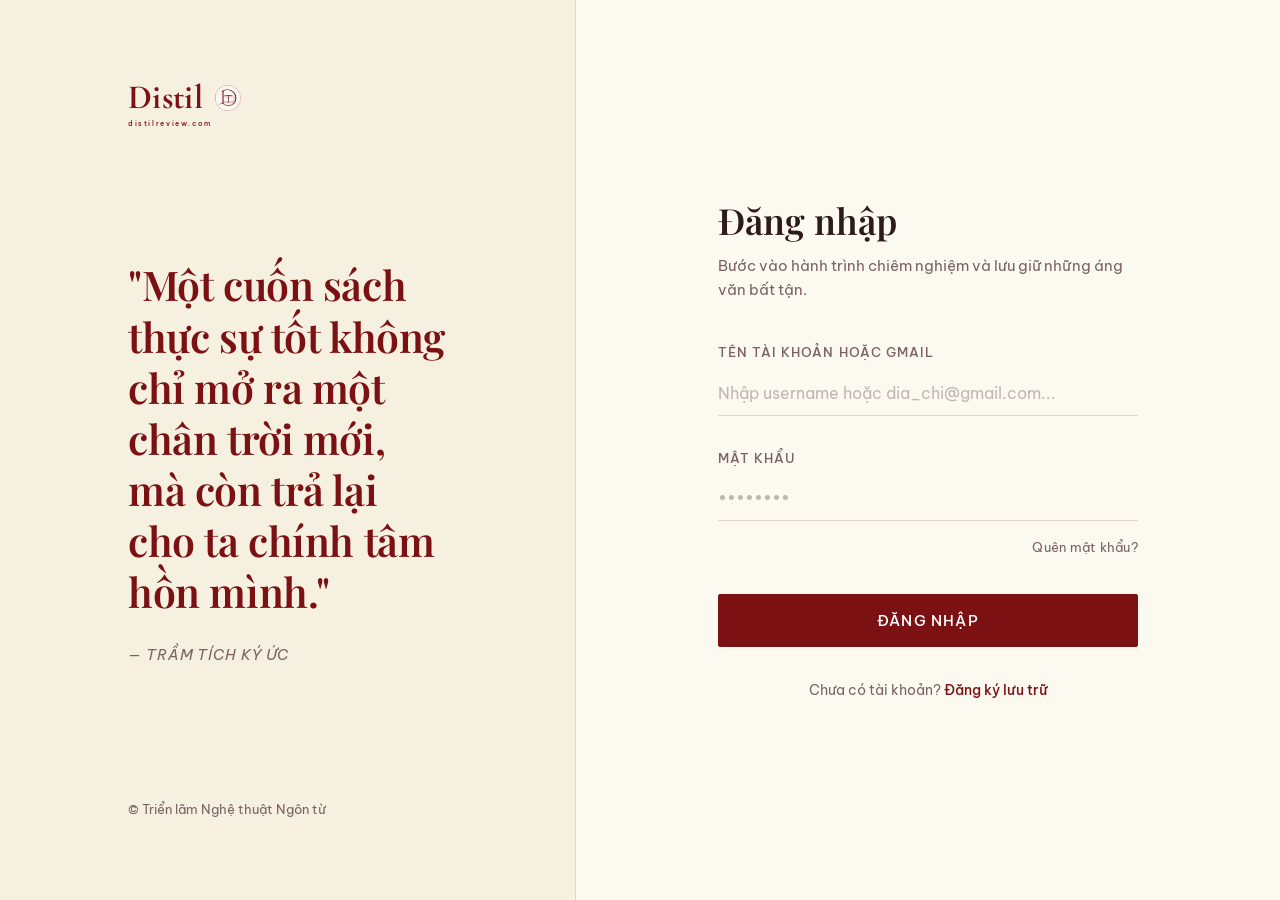
<file: auth.html>
<!doctype html>
<html lang="vi">
  <head>
    <meta charset="UTF-8" />
    <meta name="viewport" content="width=device-width, initial-scale=1.0" />
    <title>Đăng nhập — Triển lãm Nghệ thuật Ngôn từ</title>

    <!-- Google Fonts: Playfair Display & Be Vietnam Pro -->
    <link rel="preconnect" href="https://fonts.googleapis.com" />
    <link rel="preconnect" href="https://fonts.gstatic.com" crossorigin />
    <link
      href="https://fonts.googleapis.com/css2?family=Be+Vietnam+Pro:ital,wght@0,300;0,400;0,500;0,600;1,400&family=Cormorant+Garamond:ital,wght@0,400;0,600;0,700;1,400&family=Playfair+Display:ital,wght@0,400;0,600;0,700;1,400&display=swap"
      rel="stylesheet"
    />

    <style>
      /* ==========================================================================
       DESIGN TOKENS & RESET
       ========================================================================== */
      :root {
        --clr-bg-main: #f6f0e0; /* Lemon Cream - Nền toàn trang */
        --clr-surface: #fcf9f0; /* Trắng ấm - Nền bề mặt form */
        --clr-primary: #7b1113; /* Red Wine - Điểm nhấn chính */
        --clr-primary-dark: #52090c; /* Red Wine Dark - Hover */
        --clr-text-main: #2d1a1a; /* Nâu đỏ sẫm - Chữ chính */
        --clr-text-muted: #7a6363; /* Nâu nhạt - Nhãn & trích dẫn phụ */
        --clr-border: #e3d8c3; /* Viền mỏng */

        --font-heading: "Playfair Display", Georgia, serif;
        --font-body:
          "Be Vietnam Pro", -apple-system, BlinkMacSystemFont, sans-serif;
      }

      *,
      *::before,
      *::after {
        box-sizing: border-box;
        margin: 0;
        padding: 0;
      }

      body {
        font-family: var(--font-body);
        color: var(--clr-text-main);
        background-color: var(--clr-bg-main);
        line-height: 1.6;
        -webkit-font-smoothing: antialiased;
        overflow-x: hidden;
      }

      /* ==========================================================================
       SPLIT-SCREEN AUTH CONTAINER
       ========================================================================== */
      .auth-container {
        display: flex;
        min-height: 100vh;
        width: 100vw;
      }

      /* --- Khối Trái (Quote nghệ thuật - 45%) --- */
      .auth-quote-panel {
        flex: 0 0 45%;
        background-color: var(--clr-bg-main);
        padding: 80px 10%;
        display: flex;
        flex-direction: column;
        justify-content: space-between;
        border-right: 1px solid var(--clr-border);
      }

      .brand-logo {
        display: flex;
        flex-direction: column;
        align-items: flex-start;
        text-decoration: none;
        margin: 0;
        padding: 0;
        align-self: flex-start;
        transition: opacity 0.25s ease;
      }

      .brand-logo:hover {
        opacity: 0.85;
      }

      .logo-brand-row {
        display: flex;
        align-items: center;
        gap: 10px;
      }

      .logo-name {
        font-family: "Cormorant Garamond", serif;
        font-size: 2.125rem;
        font-weight: 700;
        color: var(--clr-primary);
        line-height: 1;
        letter-spacing: 0.01em;
      }

      .brand-logo-img {
        height: 36px;
        width: auto;
        object-fit: contain;
        display: block;
        transition: transform 0.3s ease;
      }

      .brand-logo:hover .brand-logo-img {
        transform: scale(1.05);
      }

      .logo-domain {
        font-family: var(--font-body);
        font-size: 0.46rem;
        font-weight: 500;
        color: var(--clr-primary);
        text-transform: lowercase;
        letter-spacing: 0.22em;
        line-height: 1;
        margin-top: 4px;
      }

      .quote-wrapper {
        margin: auto 0;
      }

      .editorial-quote {
        font-family: var(--font-heading);
        font-size: clamp(2rem, 3.2vw, 3rem);
        font-weight: 600;
        line-height: 1.25;
        color: var(--clr-primary);
        text-align: left;
        margin-bottom: 24px;
        letter-spacing: -0.01em;
      }

      .quote-author {
        font-family: var(--font-body);
        font-size: 0.9375rem;
        color: var(--clr-text-muted);
        letter-spacing: 0.06em;
        text-transform: uppercase;
      }

      .panel-footer-text {
        font-size: 0.8125rem;
        color: var(--clr-text-muted);
      }

      /* --- Khối Phải (Form - 55%) --- */
      .auth-form-panel {
        flex: 0 0 55%;
        background-color: var(--clr-surface);
        display: flex;
        align-items: center;
        justify-content: center;
        padding: 60px 10%;
      }

      .auth-form-wrapper {
        width: 100%;
        max-width: 420px;
      }

      .form-header {
        margin-bottom: 40px;
      }

      .form-title {
        font-family: var(--font-heading);
        font-size: 2.25rem;
        font-weight: 600;
        color: var(--clr-text-main);
        margin-bottom: 12px;
        line-height: 1.2;
      }

      .form-subtitle {
        font-size: 0.9375rem;
        color: var(--clr-text-muted);
      }

      /* --- Form Elements --- */
      .form-group {
        margin-bottom: 32px;
        display: flex;
        flex-direction: column;
      }

      .form-label {
        font-size: 0.8125rem;
        font-weight: 500;
        text-transform: uppercase;
        letter-spacing: 0.08em;
        color: var(--clr-text-muted);
        margin-bottom: 8px;
      }

      .form-input {
        font-family: var(--font-body);
        font-size: 1rem;
        color: var(--clr-text-main);
        background-color: transparent;
        border: none;
        border-bottom: 1px solid var(--clr-border);
        border-radius: 0; /* Anti-AI: Tuyệt đối không bo tròn */
        padding: 12px 0;
        outline: none;
        transition: border-color 0.3s ease;
      }

      .form-input::placeholder {
        color: rgba(122, 99, 99, 0.45);
      }

      .form-input:focus {
        border-bottom-color: var(--clr-primary);
      }

      /* Nút Submit sắc sảo */
      .btn-submit {
        font-family: var(--font-body);
        font-size: 0.9375rem;
        font-weight: 500;
        letter-spacing: 0.08em;
        text-transform: uppercase;
        color: #ffffff;
        background-color: var(--clr-primary);
        border: 1px solid var(--clr-primary);
        border-radius: 2px; /* Bo góc tối đa 2px theo quy chuẩn */
        padding: 16px 24px;
        width: 100%;
        cursor: pointer;
        transition:
          background-color 0.3s ease,
          border-color 0.3s ease;
        margin-top: 12px;
      }

      .btn-submit:hover {
        background-color: var(--clr-primary-dark);
        border-color: var(--clr-primary-dark);
      }

      .form-footer {
        margin-top: 32px;
        text-align: center;
        font-size: 0.875rem;
        color: var(--clr-text-muted);
      }

      .form-footer a {
        color: var(--clr-primary);
        text-decoration: none;
        font-weight: 500;
        transition: color 0.2s ease;
      }

      .form-footer a:hover {
        color: var(--clr-primary-dark);
        text-decoration: underline;
      }

      /* Liên kết trợ giúp & Quên mật khẩu */
      .form-help-row {
        display: flex;
        justify-content: flex-end;
        margin-top: -16px;
        margin-bottom: 24px;
      }

      .forgot-link {
        font-size: 0.8125rem;
        color: var(--clr-text-muted);
        text-decoration: none;
        letter-spacing: 0.02em;
        transition: color 0.2s ease;
      }

      .forgot-link:hover {
        color: var(--clr-primary);
        text-decoration: underline;
      }

      /* Khối thông báo lỗi / thành công chuẩn Editorial */
      .auth-alert {
        display: none;
        padding: 12px 16px;
        border-radius: 2px;
        font-size: 0.875rem;
        line-height: 1.5;
        margin-bottom: 24px;
        transition: opacity 0.25s ease;
      }

      .auth-alert.is-visible {
        display: block;
      }

      .auth-alert-error {
        background-color: #fbf0ee;
        border: 1px solid var(--clr-primary);
        color: var(--clr-primary);
      }

      .auth-alert-success {
        background-color: #f2f7f2;
        border: 1px solid #2d6a4f;
        color: #1b4332;
      }

      .auth-alert-info {
        background-color: #f7f3e8;
        border: 1px solid #dcd1be;
        color: var(--clr-text-main);
      }

      /* Chỉ báo các bước trong form Quên mật khẩu */
      .forgot-steps-indicator {
        display: flex;
        align-items: center;
        justify-content: space-between;
        margin-bottom: 24px;
        padding-bottom: 14px;
        border-bottom: 1px solid var(--clr-border);
      }

      .step-item {
        font-size: 0.75rem;
        font-weight: 500;
        letter-spacing: 0.08em;
        text-transform: uppercase;
        color: var(--clr-text-muted);
        opacity: 0.5;
        transition: opacity 0.25s ease, color 0.25s ease;
      }

      .step-item.is-active {
        color: var(--clr-primary);
        font-weight: 600;
        opacity: 1;
      }

      .step-item.is-completed {
        color: var(--clr-text-main);
        opacity: 0.9;
      }

      .step-divider {
        color: var(--clr-border);
        font-size: 0.75rem;
      }

      /* Hộp mô phỏng mã OTP thử nghiệm */
      .otp-simulation-box {
        background-color: var(--clr-bg-main);
        border: 1px dashed var(--clr-border);
        border-left: 3px solid var(--clr-primary);
        padding: 14px 16px;
        margin-bottom: 24px;
        border-radius: 2px;
      }

      .otp-simulation-header {
        display: flex;
        align-items: center;
        justify-content: space-between;
        margin-bottom: 6px;
      }

      .otp-simulation-title {
        font-size: 0.72rem;
        font-weight: 600;
        letter-spacing: 0.08em;
        text-transform: uppercase;
        color: var(--clr-primary);
      }

      .btn-fill-otp {
        background: none;
        border: none;
        color: var(--clr-primary);
        font-family: var(--font-body);
        font-size: 0.75rem;
        font-weight: 600;
        text-decoration: underline;
        cursor: pointer;
        padding: 0;
        letter-spacing: 0.04em;
        text-transform: uppercase;
        transition: color 0.2s ease;
      }

      .btn-fill-otp:hover {
        color: var(--clr-primary-dark);
      }

      .otp-simulation-desc {
        font-size: 0.8125rem;
        color: var(--clr-text-muted);
        line-height: 1.4;
      }

      .otp-highlight-email {
        color: var(--clr-text-main);
        font-weight: 600;
      }

      .otp-simulation-code-wrap {
        margin-top: 10px;
        display: flex;
        align-items: baseline;
        gap: 12px;
      }

      .otp-code-label {
        font-size: 0.75rem;
        text-transform: uppercase;
        letter-spacing: 0.06em;
        color: var(--clr-text-muted);
      }

      .otp-simulation-code {
        font-family: var(--font-heading);
        font-size: 1.4rem;
        font-weight: 700;
        letter-spacing: 0.2em;
        color: var(--clr-primary);
        user-select: all;
      }

      .form-step-actions {
        display: flex;
        justify-content: space-between;
        align-items: center;
        margin-top: 16px;
      }

      .step-action-link {
        font-size: 0.8125rem;
        color: var(--clr-text-muted);
        text-decoration: none;
        background: none;
        border: none;
        cursor: pointer;
        padding: 0;
        font-family: var(--font-body);
        transition: color 0.2s ease;
      }

      .step-action-link:hover {
        color: var(--clr-primary);
        text-decoration: underline;
      }

      .forgot-step-pane {
        display: none;
      }

      .forgot-step-pane.is-active {
        display: block;
      }

      /* Trạng thái Loading của nút bấm */
      .btn-submit:disabled {
        opacity: 0.7;
        cursor: not-allowed;
      }

      .btn-loading-spinner {
        display: inline-block;
        width: 14px;
        height: 14px;
        border: 2px solid rgba(255, 255, 255, 0.4);
        border-top-color: #ffffff;
        border-radius: 50%;
        animation: btnSpin 0.8s linear infinite;
        margin-right: 8px;
        vertical-align: middle;
      }

      @keyframes btnSpin {
        to {
          transform: rotate(360deg);
        }
      }

      /* Thẻ thông báo trạng thái gửi Email thật */
      .email-dispatch-card {
        background-color: var(--clr-bg-main);
        border: 1px solid var(--clr-border);
        border-left: 3px solid var(--clr-primary);
        padding: 16px;
        margin-bottom: 20px;
        border-radius: 2px;
      }

      .email-dispatch-badge {
        font-size: 0.72rem;
        font-weight: 600;
        letter-spacing: 0.08em;
        text-transform: uppercase;
        color: var(--clr-primary);
        display: block;
        margin-bottom: 6px;
      }

      .email-dispatch-target {
        font-size: 0.9375rem;
        font-weight: 500;
        color: var(--clr-text-main);
        word-break: break-all;
        margin-bottom: 8px;
      }

      .email-dispatch-hint {
        font-size: 0.8125rem;
        color: var(--clr-text-muted);
        line-height: 1.5;
      }

      /* Modal Cấu hình EmailJS */
      .email-config-modal {
        display: none;
        position: fixed;
        top: 0;
        left: 0;
        width: 100vw;
        height: 100vh;
        background: rgba(45, 26, 26, 0.6);
        backdrop-filter: blur(12px);
        -webkit-backdrop-filter: blur(12px);
        z-index: 9999;
        align-items: center;
        justify-content: center;
        padding: 20px;
      }

      .email-config-modal.is-open {
        display: flex;
      }

      .email-config-panel {
        background-color: var(--clr-surface);
        border: 1px solid var(--clr-border);
        border-radius: 2px;
        max-width: 480px;
        width: 100%;
        padding: 32px;
        box-shadow: 0 16px 48px rgba(45, 26, 26, 0.2);
        animation: modalFadeIn 0.25s ease;
      }

      @keyframes modalFadeIn {
        from {
          opacity: 0;
          transform: translateY(8px);
        }
        to {
          opacity: 1;
          transform: translateY(0);
        }
      }

      .email-config-title {
        font-family: var(--font-heading);
        font-size: 1.5rem;
        font-weight: 600;
        color: var(--clr-primary);
        margin-bottom: 8px;
        line-height: 1.25;
      }

      .email-config-desc {
        font-size: 0.8125rem;
        color: var(--clr-text-muted);
        line-height: 1.5;
        margin-bottom: 24px;
      }

      /* Chuyển đổi mượt mà giữa Đăng nhập và Đăng ký */
      .auth-view {
        transition: opacity 0.3s ease, transform 0.3s ease;
      }

      .auth-view.is-hidden {
        display: none;
      }

      /* ==========================================================================
       RESPONSIVE DESIGN (MOBILE - DƯỚI 768PX)
       ========================================================================== */
      @media (max-width: 768px) {
        .auth-quote-panel {
          display: none; /* Ẩn hoàn toàn khối trái */
        }

        .auth-form-panel {
          flex: 0 0 100%; /* Khối phải chiếm 100% chiều rộng */
          width: 100%;
          padding: 60px 8%;
          min-height: 100vh;
        }

        .auth-form-wrapper {
          max-width: 100%;
        }
      }
    </style>
  </head>
  <body>
    <main class="auth-container">
      <!-- KHỐI TRÁI: Trích dẫn văn học nghệ thuật (45%) -->
      <aside class="auth-quote-panel">
        <a href="index.html" class="brand-logo" aria-label="Trở về trang chủ Distil">
          <div class="logo-brand-row">
            <span class="logo-name">Distil</span>
            <img
              src="images/LogoTD.PNG"
              alt="Distil Logo"
              class="brand-logo-img"
            />
          </div>
          <span class="logo-domain">distilreview.com</span>
        </a>

        <div class="quote-wrapper">
          <blockquote class="editorial-quote">
            "Một cuốn sách thực sự tốt không chỉ mở ra một chân trời mới, mà còn
            trả lại cho ta chính tâm hồn mình."
          </blockquote>
          <cite class="quote-author">— Trầm tích ký ức</cite>
        </div>

        <p class="panel-footer-text">© Triển lãm Nghệ thuật Ngôn từ</p>
      </aside>

      <!-- KHỐI PHẢI: Form Đăng nhập (55%) -->
      <section class="auth-form-panel">
        <div class="auth-form-wrapper">
          <!-- VIEW 1: FORM ĐĂNG NHẬP -->
          <div id="login-view" class="auth-view">
            <header class="form-header">
              <h2 class="form-title">Đăng nhập</h2>
              <p class="form-subtitle">
                Bước vào hành trình chiêm nghiệm và lưu giữ những áng văn bất tận.
              </p>
            </header>

            <div id="login-alert" class="auth-alert" role="alert"></div>

            <form id="login-form" novalidate>
              <div class="form-group">
                <label for="username-input" class="form-label"
                  >Tên tài khoản hoặc Gmail</label
                >
                <input
                  type="text"
                  id="username-input"
                  name="username"
                  class="form-input"
                  placeholder="Nhập username hoặc dia_chi@gmail.com..."
                  autocomplete="username"
                  required
                />
              </div>

              <div class="form-group">
                <label for="password-input" class="form-label">Mật khẩu</label>
                <input
                  type="password"
                  id="password-input"
                  name="password"
                  class="form-input"
                  placeholder="••••••••"
                  autocomplete="current-password"
                  required
                />
              </div>

              <div class="form-help-row">
                <a href="#" id="go-to-forgot" class="forgot-link">Quên mật khẩu?</a>
              </div>

              <button type="submit" class="btn-submit">Đăng nhập</button>

              <footer class="form-footer">
                <p>
                  Chưa có tài khoản?
                  <a href="#" id="go-to-register">Đăng ký lưu trữ</a>
                </p>
              </footer>
            </form>
          </div>

          <!-- VIEW 2: FORM ĐĂNG KÝ -->
          <div id="register-view" class="auth-view is-hidden">
            <header class="form-header">
              <h2 class="form-title">Đăng ký tài khoản</h2>
              <p class="form-subtitle">
                Khởi tạo không gian riêng để lưu giữ những áng văn bạn yêu quý.
              </p>
            </header>

            <div id="register-alert" class="auth-alert" role="alert"></div>

            <form id="register-form" novalidate>
              <div class="form-group">
                <label for="reg-username-input" class="form-label"
                  >Tên tài khoản</label
                >
                <input
                  type="text"
                  id="reg-username-input"
                  name="reg-username"
                  class="form-input"
                  placeholder="Chọn tên tài khoản..."
                  autocomplete="username"
                  required
                />
              </div>

              <div class="form-group">
                <label for="reg-email-input" class="form-label"
                  >Email (Gmail)</label
                >
                <input
                  type="email"
                  id="reg-email-input"
                  name="reg-email"
                  class="form-input"
                  placeholder="dia_chi@gmail.com"
                  autocomplete="email"
                  required
                />
              </div>

              <div class="form-group">
                <label for="reg-password-input" class="form-label"
                  >Mật khẩu</label
                >
                <input
                  type="password"
                  id="reg-password-input"
                  name="reg-password"
                  class="form-input"
                  placeholder="Nhập mật khẩu (tối thiểu 3 ký tự)..."
                  autocomplete="new-password"
                  required
                />
              </div>

              <div class="form-group">
                <label for="reg-confirm-password-input" class="form-label"
                  >Nhập lại mật khẩu</label
                >
                <input
                  type="password"
                  id="reg-confirm-password-input"
                  name="reg-confirm-password"
                  class="form-input"
                  placeholder="Xác nhận lại mật khẩu..."
                  autocomplete="new-password"
                  required
                />
              </div>

              <button type="submit" class="btn-submit">Tạo tài khoản</button>

              <footer class="form-footer">
                <p>
                  Đã có tài khoản?
                  <a href="#" id="go-to-login">Quay lại đăng nhập</a>
                </p>
              </footer>
            </form>
          </div>

          <!-- VIEW 3: FORM QUÊN MẬT KHẨU (TIẾN TRÌNH 3 BƯỚC BẢO MẬT) -->
          <div id="forgot-view" class="auth-view is-hidden">
            <header class="form-header">
              <h2 class="form-title">Khôi phục mật khẩu</h2>
              <p class="form-subtitle" id="forgot-subtitle">
                Nhập địa chỉ Gmail đã đăng ký để xác minh và thiết lập mật khẩu mới.
              </p>
            </header>

            <!-- Chỉ báo tiến trình 3 bước -->
            <div class="forgot-steps-indicator" aria-hidden="true">
              <span class="step-item is-active" id="step-ind-1">01. Gmail</span>
              <span class="step-divider">—</span>
              <span class="step-item" id="step-ind-2">02. Mã OTP</span>
              <span class="step-divider">—</span>
              <span class="step-item" id="step-ind-3">03. Mật khẩu mới</span>
            </div>

            <div id="forgot-alert" class="auth-alert" role="alert"></div>

            <!-- BƯỚC 1: XÁC THỰC GMAIL -->
            <div id="forgot-step-1" class="forgot-step-pane is-active">
              <form id="forgot-email-form" novalidate>
                <div class="form-group">
                  <label for="forgot-email-input" class="form-label"
                    >Gmail đã đăng ký</label
                  >
                  <input
                    type="email"
                    id="forgot-email-input"
                    name="forgot-email"
                    class="form-input"
                    placeholder="dia_chi@gmail.com"
                    autocomplete="email"
                    required
                  />
                </div>

                <button type="submit" class="btn-submit" id="btn-request-otp">
                  Gửi yêu cầu xác thực
                </button>

                <footer class="form-footer">
                  <p>
                    Đã nhớ mật khẩu?
                    <a href="#" id="forgot-to-login" class="forgot-to-login">Quay lại đăng nhập</a>
                  </p>
                </footer>
              </form>
            </div>

            <!-- BƯỚC 2: NHẬP MÃ XÁC THỰC OTP -->
            <div id="forgot-step-2" class="forgot-step-pane">
              <!-- Thẻ thông báo trạng thái gửi email thật -->
              <div class="email-dispatch-card">
                <span class="email-dispatch-badge">Hộp thư điện tử (Gmail)</span>
                <p class="email-dispatch-target">
                  Đã phát mã xác thực đến: <strong id="otp-target-email" class="otp-highlight-email"></strong>
                </p>
                <p class="email-dispatch-hint">
                  Vui lòng mở ứng dụng hoặc trang web Gmail cá nhân, kiểm tra hộp thư đến (và cả mục Thư rác / Spam nếu cần) để lấy mã OTP gồm 6 chữ số.
                </p>
              </div>

              <!-- Hộp hiển thị mã OTP mẫu / mô phỏng phục vụ kiểm thử khi chưa kết nối API -->
              <div class="otp-simulation-box" id="otp-simulation-box" style="display: none;">
                <div class="otp-simulation-header">
                  <span class="otp-simulation-title">Chế độ kiểm thử nội bộ</span>
                  <button type="button" class="btn-fill-otp" id="btn-autofill-otp">
                    Điền mã nhanh
                  </button>
                </div>
                <p class="otp-simulation-desc">
                  Mã xác thực được kích hoạt để kiểm thử nhanh quy trình (hoặc khi chưa lưu cấu hình EmailJS):
                </p>
                <div class="otp-simulation-code-wrap">
                  <span class="otp-code-label">Mã OTP kiểm thử:</span>
                  <span class="otp-simulation-code" id="otp-demo-code">123456</span>
                </div>
              </div>

              <form id="forgot-otp-form" novalidate>
                <div class="form-group">
                  <label for="forgot-otp-input" class="form-label"
                    >Mã xác thực OTP (6 chữ số)</label
                  >
                  <input
                    type="text"
                    id="forgot-otp-input"
                    name="forgot-otp"
                    class="form-input"
                    placeholder="Nhập 6 chữ số từ Gmail..."
                    inputmode="numeric"
                    maxlength="6"
                    autocomplete="one-time-code"
                    required
                  />
                </div>

                <button type="submit" class="btn-submit" id="btn-verify-otp">
                  Xác nhận mã OTP
                </button>

                <div class="form-step-actions">
                  <button type="button" class="step-action-link" id="btn-resend-otp">
                    Gửi lại mã OTP
                  </button>
                  <button type="button" class="step-action-link" id="btn-change-email">
                    Đổi Gmail khác
                  </button>
                  <button type="button" class="step-action-link" id="btn-open-email-config">
                    Cấu hình Gmail API
                  </button>
                </div>

                <footer class="form-footer">
                  <p>
                    Đã nhớ mật khẩu?
                    <a href="#" class="forgot-to-login">Quay lại đăng nhập</a>
                  </p>
                </footer>
              </form>
            </div>

            <!-- BƯỚC 3: THIẾT LẬP MẬT KHẨU MỚI -->
            <div id="forgot-step-3" class="forgot-step-pane">
              <form id="forgot-password-form" novalidate>
                <div class="form-group">
                  <label for="forgot-new-password-input" class="form-label"
                    >Mật khẩu mới</label
                  >
                  <input
                    type="password"
                    id="forgot-new-password-input"
                    name="forgot-new-password"
                    class="form-input"
                    placeholder="Nhập mật khẩu mới (tối thiểu 3 ký tự)..."
                    autocomplete="new-password"
                    required
                  />
                </div>

                <div class="form-group">
                  <label for="forgot-confirm-password-input" class="form-label"
                    >Nhập lại mật khẩu mới</label
                  >
                  <input
                    type="password"
                    id="forgot-confirm-password-input"
                    name="forgot-confirm-password"
                    class="form-input"
                    placeholder="Xác nhận lại mật khẩu mới..."
                    autocomplete="new-password"
                    required
                  />
                </div>

                <button type="submit" class="btn-submit" id="btn-reset-password">
                  Đặt lại mật khẩu
                </button>

                <footer class="form-footer">
                  <p>
                    Đã nhớ mật khẩu?
                    <a href="#" class="forgot-to-login">Quay lại đăng nhập</a>
                  </p>
                </footer>
              </form>
            </div>
          </div>
        </div>
      </section>
    </main>

    <!-- MODAL CẤU HÌNH GỬI EMAIL THỰC TẾ (EMAILJS / GMAIL SERVICE) -->
    <div
      id="email-config-modal"
      class="email-config-modal"
      role="dialog"
      aria-modal="true"
      aria-labelledby="email-config-title"
    >
      <div class="email-config-panel">
        <h3 id="email-config-title" class="email-config-title">
          Cấu hình gửi Gmail (EmailJS)
        </h3>
        <p class="email-config-desc">
          Kết nối tài khoản Gmail thông qua EmailJS để hệ thống gửi thư điện tử chứa mã OTP thật đến hộp thư của người dùng.
        </p>

        <form id="email-config-form" novalidate>
          <div class="form-group" style="margin-bottom: 18px">
            <label for="cfg-service-id" class="form-label">Service ID (Gmail Service)</label>
            <input
              type="text"
              id="cfg-service-id"
              class="form-input"
              placeholder="Ví dụ: service_distil..."
              required
            />
          </div>

          <div class="form-group" style="margin-bottom: 18px">
            <label for="cfg-template-id" class="form-label">Template ID</label>
            <input
              type="text"
              id="cfg-template-id"
              class="form-input"
              placeholder="Ví dụ: template_otp..."
              required
            />
          </div>

          <div class="form-group" style="margin-bottom: 24px">
            <label for="cfg-public-key" class="form-label">Public Key (User ID)</label>
            <input
              type="text"
              id="cfg-public-key"
              class="form-input"
              placeholder="Ví dụ: 8Y5q_xxxxxxxx..."
              required
            />
          </div>

          <div style="display: flex; gap: 12px; margin-top: 10px">
            <button
              type="submit"
              id="btn-save-email-config"
              class="btn-submit"
              style="margin-top: 0; flex: 1"
            >
              Lưu cấu hình
            </button>
            <button
              type="button"
              id="btn-close-email-config"
              class="btn-submit"
              style="
                margin-top: 0;
                flex: 1;
                background-color: transparent;
                color: var(--clr-text-main);
                border-color: var(--clr-border);
              "
            >
              Đóng
            </button>
          </div>
        </form>
      </div>
    </div>
  </body>
  <script>
    /* ==========================================================================
       AUTH SCRIPT: XÁC THỰC ĐĂNG NHẬP, ĐĂNG KÝ, QUÊN MẬT KHẨU & LOCALSTORAGE
       ========================================================================== */
    document.addEventListener("DOMContentLoaded", () => {
      // Các phần tử View
      const loginView = document.getElementById("login-view");
      const registerView = document.getElementById("register-view");
      const forgotView = document.getElementById("forgot-view");

      const goToRegister = document.getElementById("go-to-register");
      const goToLogin = document.getElementById("go-to-login");
      const goToForgot = document.getElementById("go-to-forgot");
      const forgotToLogin = document.getElementById("forgot-to-login");

      // Login Form elements
      const loginForm = document.getElementById("login-form");
      const usernameInput = document.getElementById("username-input");
      const passwordInput = document.getElementById("password-input");
      const loginAlert = document.getElementById("login-alert");

      // Register Form elements
      const registerForm = document.getElementById("register-form");
      const regUsernameInput = document.getElementById("reg-username-input");
      const regEmailInput = document.getElementById("reg-email-input");
      const regPasswordInput = document.getElementById("reg-password-input");
      const regConfirmPasswordInput = document.getElementById(
        "reg-confirm-password-input",
      );
      const registerAlert = document.getElementById("register-alert");

      // Forgot Form elements & Step panes
      const forgotSubtitle = document.getElementById("forgot-subtitle");
      const forgotAlert = document.getElementById("forgot-alert");

      const forgotStep1Pane = document.getElementById("forgot-step-1");
      const forgotStep2Pane = document.getElementById("forgot-step-2");
      const forgotStep3Pane = document.getElementById("forgot-step-3");

      const stepInd1 = document.getElementById("step-ind-1");
      const stepInd2 = document.getElementById("step-ind-2");
      const stepInd3 = document.getElementById("step-ind-3");

      const forgotEmailForm = document.getElementById("forgot-email-form");
      const forgotEmailInput = document.getElementById("forgot-email-input");

      const forgotOtpForm = document.getElementById("forgot-otp-form");
      const forgotOtpInput = document.getElementById("forgot-otp-input");
      const otpTargetEmail = document.getElementById("otp-target-email");
      const otpDemoCode = document.getElementById("otp-demo-code");
      const otpSimulationBox = document.getElementById("otp-simulation-box");
      const btnAutofillOtp = document.getElementById("btn-autofill-otp");
      const btnResendOtp = document.getElementById("btn-resend-otp");
      const btnChangeEmail = document.getElementById("btn-change-email");
      const btnRequestOtp = document.getElementById("btn-request-otp");

      // Các phần tử modal cấu hình EmailJS
      const emailConfigModal = document.getElementById("email-config-modal");
      const btnOpenEmailConfig = document.getElementById("btn-open-email-config");
      const btnCloseEmailConfig = document.getElementById("btn-close-email-config");
      const emailConfigForm = document.getElementById("email-config-form");
      const cfgServiceId = document.getElementById("cfg-service-id");
      const cfgTemplateId = document.getElementById("cfg-template-id");
      const cfgPublicKey = document.getElementById("cfg-public-key");

      // ==========================================================================
      // CẤU HÌNH & DỊCH VỤ GỬI EMAIL THỰC TẾ (EMAILJS / GMAIL SERVICE)
      // ==========================================================================
      const DEFAULT_EMAILJS_CONFIG = {
        serviceId: "service_gmail",   // Service ID trong tài khoản EmailJS của bạn
        templateId: "template_otp",   // Template ID mẫu thư OTP trong EmailJS
        publicKey: "YOUR_PUBLIC_KEY", // Public Key (User ID) trong EmailJS Account
      };

      // Đọc cấu hình EmailJS từ localStorage hoặc mặc định
      function getEmailJsConfig() {
        try {
          const raw = localStorage.getItem("distil_emailjs_config");
          if (raw) {
            const parsed = JSON.parse(raw);
            return { ...DEFAULT_EMAILJS_CONFIG, ...parsed };
          }
        } catch (e) {
          console.warn("Lỗi đọc distil_emailjs_config:", e);
        }
        return { ...DEFAULT_EMAILJS_CONFIG };
      }

      // Lưu cấu hình EmailJS vào localStorage
      function saveEmailJsConfig(cfg) {
        try {
          localStorage.setItem("distil_emailjs_config", JSON.stringify(cfg));
          return true;
        } catch (e) {
          console.error("Lỗi lưu distil_emailjs_config:", e);
          return false;
        }
      }

      // Kiểm tra xem cấu hình EmailJS đã được thiết lập thật hay chưa
      function hasValidEmailJsConfig(cfg) {
        return Boolean(
          cfg &&
          cfg.serviceId &&
          cfg.templateId &&
          cfg.publicKey &&
          cfg.publicKey !== "YOUR_PUBLIC_KEY" &&
          cfg.serviceId !== "YOUR_SERVICE_ID"
        );
      }

      // Hàm gửi email OTP thật đến Gmail của người dùng
      async function sendRealOtpEmail(targetEmail, otpCode, username) {
        const config = getEmailJsConfig();

        // 1. Kiểm tra backend server (nếu người dùng chạy server Nodemailer cục bộ ở port 3000)
        try {
          const controller = new AbortController();
          const timeoutId = setTimeout(() => controller.abort(), 1800);
          const localRes = await fetch("http://localhost:3000/api/send-otp", {
            method: "POST",
            headers: { "Content-Type": "application/json" },
            body: JSON.stringify({
              email: targetEmail,
              otp: otpCode,
              username: username || "Độc giả",
            }),
            signal: controller.signal,
          });
          clearTimeout(timeoutId);
          if (localRes.ok) {
            return { success: true, provider: "local-server" };
          }
        } catch (e) {
          // Backend server không chạy -> chuyển sang kết nối trực tiếp EmailJS
        }

        // 2. Kiểm tra nếu chưa cấu hình EmailJS thật
        if (!hasValidEmailJsConfig(config)) {
          return {
            success: false,
            isFallback: true,
            reason: "Chưa cấu hình API Key EmailJS",
          };
        }

        // 3. Thực hiện gửi qua REST API chính thức của EmailJS (không cần cài đặt thư viện)
        try {
          const payload = {
            service_id: config.serviceId,
            template_id: config.templateId,
            user_id: config.publicKey,
            template_params: {
              to_email: targetEmail,
              email: targetEmail,
              recipient: targetEmail,
              user_email: targetEmail,
              to_name: username || "Độc giả Distil",
              user_name: username || "Độc giả Distil",
              otp_code: otpCode,
              passcode: otpCode,
              otp: otpCode,
              message: `Mã OTP khôi phục mật khẩu tài khoản Distil của bạn là: ${otpCode}. Mã có hiệu lực trong 10 phút.`,
              time: new Date().toLocaleString("vi-VN"),
            },
          };

          const response = await fetch(
            "https://api.emailjs.com/api/v1.0/email/send",
            {
              method: "POST",
              headers: {
                "Content-Type": "application/json",
              },
              body: JSON.stringify(payload),
            },
          );

          if (response.ok) {
            return { success: true, provider: "emailjs" };
          } else {
            const errDetail = await response.text();
            return {
              success: false,
              isFallback: false,
              reason: errDetail || `Mã phản hồi HTTP ${response.status}`,
            };
          }
        } catch (err) {
          return {
            success: false,
            isFallback: false,
            reason: err.message || "Lỗi mạng khi kết nối EmailJS",
          };
        }
      }

      // Điều khiển Modal Cấu hình EmailJS
      function openEmailConfigModal() {
        const currentCfg = getEmailJsConfig();
        if (cfgServiceId) cfgServiceId.value = currentCfg.serviceId || "";
        if (cfgTemplateId) cfgTemplateId.value = currentCfg.templateId || "";
        if (cfgPublicKey)
          cfgPublicKey.value =
            currentCfg.publicKey === "YOUR_PUBLIC_KEY"
              ? ""
              : currentCfg.publicKey;
        if (emailConfigModal) emailConfigModal.classList.add("is-open");
      }

      function closeEmailConfigModal() {
        if (emailConfigModal) emailConfigModal.classList.remove("is-open");
      }

      if (btnOpenEmailConfig) {
        btnOpenEmailConfig.addEventListener("click", openEmailConfigModal);
      }

      if (btnCloseEmailConfig) {
        btnCloseEmailConfig.addEventListener("click", closeEmailConfigModal);
      }

      if (emailConfigModal) {
        emailConfigModal.addEventListener("click", (e) => {
          if (e.target === emailConfigModal) closeEmailConfigModal();
        });
      }

      if (emailConfigForm) {
        emailConfigForm.addEventListener("submit", (e) => {
          e.preventDefault();
          const newCfg = {
            serviceId: cfgServiceId ? cfgServiceId.value.trim() : "",
            templateId: cfgTemplateId ? cfgTemplateId.value.trim() : "",
            publicKey: cfgPublicKey ? cfgPublicKey.value.trim() : "",
          };

          if (!newCfg.serviceId || !newCfg.templateId || !newCfg.publicKey) {
            alert(
              "Vui lòng điền đầy đủ cả 3 thông tin: Service ID, Template ID và Public Key!",
            );
            return;
          }

          saveEmailJsConfig(newCfg);
          closeEmailConfigModal();
          showAlert(
            forgotAlert,
            "Đã lưu cấu hình EmailJS thành công! Hệ thống sẽ gửi thư điện tử thật khi bạn bấm gửi mã.",
            "success",
          );
        });
      }

      const forgotPasswordForm = document.getElementById("forgot-password-form");
      const forgotNewPasswordInput = document.getElementById(
        "forgot-new-password-input",
      );
      const forgotConfirmPasswordInput = document.getElementById(
        "forgot-confirm-password-input",
      );

      // Trạng thái cho luồng Khôi phục mật khẩu 3 bước
      let forgotState = {
        step: 1,
        verifiedEmail: "",
        currentOtp: "",
        isOtpVerified: false,
      };

      // Chuyển đổi giữa các bước trong Quên mật khẩu
      function setForgotStep(step) {
        forgotState.step = step;
        hideAlert(forgotAlert);

        // Hiển thị khung bước tương ứng
        if (forgotStep1Pane)
          forgotStep1Pane.classList.toggle("is-active", step === 1);
        if (forgotStep2Pane)
          forgotStep2Pane.classList.toggle("is-active", step === 2);
        if (forgotStep3Pane)
          forgotStep3Pane.classList.toggle("is-active", step === 3);

        // Cập nhật chỉ báo bước (Indicator)
        const indicators = [stepInd1, stepInd2, stepInd3];
        indicators.forEach((ind, idx) => {
          if (!ind) return;
          ind.classList.remove("is-active", "is-completed");
          if (idx + 1 === step) {
            ind.classList.add("is-active");
          } else if (idx + 1 < step) {
            ind.classList.add("is-completed");
          }
        });

        // Cập nhật mô tả tiêu đề phù hợp từng bước
        if (forgotSubtitle) {
          if (step === 1) {
            forgotSubtitle.textContent =
              "Nhập địa chỉ Gmail đã đăng ký để xác minh và thiết lập mật khẩu mới.";
            if (forgotEmailInput) forgotEmailInput.focus();
          } else if (step === 2) {
            forgotSubtitle.textContent =
              "Nhập mã xác thực OTP gồm 6 chữ số gửi về Gmail để tiếp tục.";
            if (forgotOtpInput) forgotOtpInput.focus();
          } else if (step === 3) {
            forgotSubtitle.textContent =
              "Thiết lập mật khẩu mới cho tài khoản của bạn và xác nhận.";
            if (forgotNewPasswordInput) forgotNewPasswordInput.focus();
          }
        }
      }

      // Khởi tạo / đặt lại toàn bộ luồng Quên mật khẩu về bước đầu
      function resetForgotWorkflow() {
        forgotState = {
          step: 1,
          verifiedEmail: "",
          currentOtp: "",
          isOtpVerified: false,
        };
        if (forgotEmailForm) forgotEmailForm.reset();
        if (forgotOtpForm) forgotOtpForm.reset();
        if (forgotPasswordForm) forgotPasswordForm.reset();
        closeEmailConfigModal();
        hideAlert(forgotAlert);
        setForgotStep(1);
      }

      // Sinh mã OTP 6 chữ số ngẫu nhiên
      function generateOtpCode() {
        return Math.floor(100000 + Math.random() * 900000).toString();
      }

      // Hàm hiển thị thông báo
      function showAlert(el, msg, type = "error") {
        if (!el) return;
        el.textContent = msg;
        el.className = `auth-alert is-visible auth-alert-${type}`;
      }

      function hideAlert(el) {
        if (!el) return;
        el.textContent = "";
        el.className = "auth-alert";
      }

      // Hàm chuyển đổi giữa các View mượt mà
      function switchView(targetView) {
        [loginAlert, registerAlert, forgotAlert].forEach(hideAlert);
        [loginView, registerView, forgotView].forEach((v) => {
          if (v) v.classList.add("is-hidden");
        });
        if (targetView) targetView.classList.remove("is-hidden");
      }

      // Kiểm tra định dạng Gmail hợp lệ
      function isValidGmail(email) {
        const gmailRegex = /^[a-zA-Z0-9._%+-]+@gmail\.com$/i;
        return gmailRegex.test(email);
      }

      // Khởi tạo tài khoản mẫu ban đầu nếu registered_users chưa tồn tại hoặc thiếu Gmail
      function initSampleUser() {
        try {
          const raw = localStorage.getItem("registered_users");
          let users = raw ? JSON.parse(raw) : [];
          const adminIdx = users.findIndex(
            (u) => u.username && u.username.toLowerCase() === "admin",
          );

          if (adminIdx === -1) {
            users.unshift({
              username: "admin",
              email: "admin@gmail.com",
              password: "123",
              createdAt: new Date().toISOString(),
            });
            localStorage.setItem("registered_users", JSON.stringify(users));
          } else if (!users[adminIdx].email) {
            users[adminIdx].email = "admin@gmail.com";
            localStorage.setItem("registered_users", JSON.stringify(users));
          }
        } catch (e) {
          console.error("Lỗi khởi tạo registered_users:", e);
        }
      }
      initSampleUser();

      // Điều hướng giữa các View
      if (goToRegister) {
        goToRegister.addEventListener("click", (e) => {
          e.preventDefault();
          switchView(registerView);
          if (regUsernameInput) regUsernameInput.focus();
        });
      }

      if (goToLogin) {
        goToLogin.addEventListener("click", (e) => {
          e.preventDefault();
          switchView(loginView);
          if (usernameInput) usernameInput.focus();
        });
      }

      if (goToForgot) {
        goToForgot.addEventListener("click", (e) => {
          e.preventDefault();
          resetForgotWorkflow();
          switchView(forgotView);
          if (forgotEmailInput) forgotEmailInput.focus();
        });
      }

      // Hỗ trợ quay lại màn hình đăng nhập từ tất cả các bước của Quên mật khẩu
      document.querySelectorAll(".forgot-to-login").forEach((link) => {
        link.addEventListener("click", (e) => {
          e.preventDefault();
          resetForgotWorkflow();
          switchView(loginView);
          if (usernameInput) usernameInput.focus();
        });
      });

      // Kiểm tra nếu vừa hoàn tất đặt lại mật khẩu và chuyển hướng về
      try {
        const justResetEmail = sessionStorage.getItem("just_reset_email");
        if (justResetEmail) {
          sessionStorage.removeItem("just_reset_email");
          if (usernameInput) {
            usernameInput.value = justResetEmail;
          }
          if (passwordInput) {
            passwordInput.focus();
          }
          showAlert(
            loginAlert,
            "Đặt lại mật khẩu thành công! Vui lòng đăng nhập với mật khẩu mới.",
            "success",
          );
        }
      } catch (e) {
        console.warn("Lỗi đọc sessionStorage:", e);
      }

      // Hỗ trợ điều hướng bằng URL Hash (#forgot hoặc #register)
      if (window.location.hash === "#forgot") {
        resetForgotWorkflow();
        switchView(forgotView);
      } else if (window.location.hash === "#register") {
        switchView(registerView);
      }

      // 1. Xử lý ĐĂNG NHẬP (Bằng Username hoặc Gmail)
      if (loginForm) {
        loginForm.addEventListener("submit", (e) => {
          e.preventDefault();
          hideAlert(loginAlert);

          const identifier = usernameInput ? usernameInput.value.trim() : "";
          const password = passwordInput ? passwordInput.value : "";

          // Kiểm tra để trống
          if (!identifier || !password) {
            showAlert(
              loginAlert,
              "Vui lòng nhập đầy đủ tên tài khoản/Gmail và mật khẩu!",
              "error",
            );
            if (!identifier && usernameInput) usernameInput.focus();
            else if (!password && passwordInput) passwordInput.focus();
            return;
          }

          // Lấy danh sách tài khoản trong localStorage
          let users = [];
          try {
            const raw = localStorage.getItem("registered_users");
            users = raw ? JSON.parse(raw) : [];
          } catch (err) {
            console.error("Lỗi đọc registered_users:", err);
          }

          // Cho phép đăng nhập bằng Username HOẶC Gmail
          const matchedUser = users.find(
            (u) =>
              (u.username &&
                u.username.toLowerCase() === identifier.toLowerCase()) ||
              (u.email && u.email.toLowerCase() === identifier.toLowerCase()),
          );

          if (!matchedUser || matchedUser.password !== password) {
            showAlert(
              loginAlert,
              "Tên đăng nhập / Gmail hoặc mật khẩu không chính xác!",
              "error",
            );
            if (passwordInput) {
              passwordInput.value = "";
              passwordInput.focus();
            }
            return;
          }

          // Đăng nhập hợp lệ -> lưu currentUser vào localStorage với thông tin nhất quán
          const userObj = {
            id: matchedUser.username,
            username: matchedUser.username,
            email: matchedUser.email || "",
            name: matchedUser.username,
            loggedInAt: new Date().toISOString(),
          };
          localStorage.setItem("currentUser", JSON.stringify(userObj));

          // Chuyển hướng sang trang chủ
          window.location.href = "index.html";
        });
      }

      // 2. Xử lý ĐĂNG KÝ (Bắt buộc Gmail, kiểm tra duy nhất)
      if (registerForm) {
        registerForm.addEventListener("submit", (e) => {
          e.preventDefault();
          hideAlert(registerAlert);

          const username = regUsernameInput ? regUsernameInput.value.trim() : "";
          const email = regEmailInput ? regEmailInput.value.trim() : "";
          const password = regPasswordInput ? regPasswordInput.value : "";
          const confirmPassword = regConfirmPasswordInput
            ? regConfirmPasswordInput.value
            : "";

          // Kiểm tra để trống
          if (!username || !email || !password || !confirmPassword) {
            showAlert(
              registerAlert,
              "Vui lòng điền đầy đủ tất cả các trường thông tin!",
              "error",
            );
            return;
          }

          // Kiểm tra độ dài tên tài khoản
          if (username.length < 3) {
            showAlert(
              registerAlert,
              "Tên tài khoản phải có độ dài tối thiểu từ 3 ký tự!",
              "error",
            );
            if (regUsernameInput) regUsernameInput.focus();
            return;
          }

          // Kiểm tra định dạng Gmail
          if (!isValidGmail(email)) {
            showAlert(
              registerAlert,
              "Vui lòng nhập đúng định dạng Gmail (kết thúc bằng @gmail.com)!",
              "error",
            );
            if (regEmailInput) regEmailInput.focus();
            return;
          }

          // Kiểm tra độ dài mật khẩu tối thiểu
          if (password.length < 3) {
            showAlert(
              registerAlert,
              "Mật khẩu phải có độ dài tối thiểu từ 3 ký tự!",
              "error",
            );
            if (regPasswordInput) regPasswordInput.focus();
            return;
          }

          // Kiểm tra khớp mật khẩu xác nhận
          if (password !== confirmPassword) {
            showAlert(
              registerAlert,
              "Mật khẩu xác nhận không trùng khớp!",
              "error",
            );
            if (regConfirmPasswordInput) {
              regConfirmPasswordInput.value = "";
              regConfirmPasswordInput.focus();
            }
            return;
          }

          // Lấy danh sách tài khoản hiện có
          let users = [];
          try {
            const raw = localStorage.getItem("registered_users");
            users = raw ? JSON.parse(raw) : [];
          } catch (err) {
            console.error("Lỗi đọc registered_users:", err);
          }

          // Kiểm tra trùng lặp tên tài khoản
          const isUsernameTaken = users.some(
            (u) => u.username && u.username.toLowerCase() === username.toLowerCase(),
          );
          if (isUsernameTaken) {
            showAlert(
              registerAlert,
              "Tên tài khoản này đã được sử dụng! Vui lòng chọn tên khác.",
              "error",
            );
            if (regUsernameInput) regUsernameInput.focus();
            return;
          }

          // Kiểm tra ràng buộc quan trọng: 1 Gmail chỉ được đăng ký duy nhất 1 tài khoản
          const isEmailTaken = users.some(
            (u) => u.email && u.email.toLowerCase() === email.toLowerCase(),
          );
          if (isEmailTaken) {
            showAlert(
              registerAlert,
              "Email này đã được sử dụng cho một tài khoản khác",
              "error",
            );
            if (regEmailInput) regEmailInput.focus();
            return;
          }

          // Thêm tài khoản mới vào hệ thống
          const newUser = {
            username: username,
            email: email.toLowerCase(),
            password: password,
            createdAt: new Date().toISOString(),
          };
          users.push(newUser);
          localStorage.setItem("registered_users", JSON.stringify(users));

          // Thông báo thành công
          showAlert(
            registerAlert,
            "Đăng ký tài khoản thành công! Đang chuyển về màn hình đăng nhập...",
            "success",
          );

          // Reset form đăng ký
          registerForm.reset();

          // Tự động chuyển về form đăng nhập và điền sẵn email/username
          setTimeout(() => {
            switchView(loginView);
            if (usernameInput) {
              usernameInput.value = email;
            }
            if (passwordInput) {
              passwordInput.value = "";
              passwordInput.focus();
            }
          }, 1200);
        });
      }

      // 3. XỬ LÝ QUÊN MẬT KHẨU / ĐẶT LẠI MẬT KHẨU (TIẾN TRÌNH 3 BƯỚC BẢO MẬT THỰC TẾ)

      // BƯỚC 1: XÁC THỰC GMAIL VÀ GỬI MÃ OTP THỰC TẾ
      if (forgotEmailForm) {
        forgotEmailForm.addEventListener("submit", async (e) => {
          e.preventDefault();
          hideAlert(forgotAlert);

          const email = forgotEmailInput ? forgotEmailInput.value.trim() : "";

          // Kiểm tra để trống
          if (!email) {
            showAlert(
              forgotAlert,
              "Vui lòng nhập địa chỉ Gmail đã đăng ký!",
              "error",
            );
            if (forgotEmailInput) forgotEmailInput.focus();
            return;
          }

          // Kiểm tra định dạng Gmail
          if (!isValidGmail(email)) {
            showAlert(
              forgotAlert,
              "Vui lòng nhập đúng định dạng Gmail (kết thúc bằng @gmail.com)!",
              "error",
            );
            if (forgotEmailInput) forgotEmailInput.focus();
            return;
          }

          // Lấy danh sách tài khoản trong cơ sở dữ liệu localStorage
          let users = [];
          try {
            const raw = localStorage.getItem("registered_users");
            users = raw ? JSON.parse(raw) : [];
          } catch (err) {
            console.error("Lỗi đọc registered_users:", err);
          }

          // Kiểm tra xem Gmail đó đã được đăng ký tài khoản hay chưa
          const matchedUser = users.find(
            (u) => u.email && u.email.toLowerCase() === email.toLowerCase(),
          );

          // Nếu chưa tồn tại, hiển thị thông báo lỗi rõ ràng và không cho phép đi tiếp
          if (!matchedUser) {
            showAlert(
              forgotAlert,
              "Gmail này chưa được đăng ký tài khoản!",
              "error",
            );
            if (forgotEmailInput) forgotEmailInput.focus();
            return;
          }

          // Gmail hợp lệ và đã tồn tại -> Tạo mã OTP 6 chữ số ngẫu nhiên
          forgotState.verifiedEmail = email.toLowerCase();
          forgotState.currentOtp = generateOtpCode();
          forgotState.isOtpVerified = false;

          // Hiển thị trạng thái đang gửi thư
          const submitBtn =
            btnRequestOtp || document.getElementById("btn-request-otp");
          const originalBtnHtml = submitBtn
            ? submitBtn.innerHTML
            : "Gửi yêu cầu xác thực";
          if (submitBtn) {
            submitBtn.disabled = true;
            submitBtn.innerHTML =
              '<span class="btn-loading-spinner"></span> Đang gửi mã...';
          }

          // Gọi API để thực hiện gửi một bức thư điện tử (email) thực sự đến đúng Gmail người dùng
          const sendResult = await sendRealOtpEmail(
            forgotState.verifiedEmail,
            forgotState.currentOtp,
            matchedUser.username,
          );

          if (submitBtn) {
            submitBtn.disabled = false;
            submitBtn.innerHTML = originalBtnHtml;
          }

          // Cập nhật thông tin giao diện Bước 2
          if (otpTargetEmail)
            otpTargetEmail.textContent = forgotState.verifiedEmail;
          if (otpDemoCode) otpDemoCode.textContent = forgotState.currentOtp;
          if (forgotOtpInput) forgotOtpInput.value = "";

          setForgotStep(2);

          // Xử lý hiển thị thông báo theo kết quả gửi
          if (sendResult.success) {
            // Gửi email thật thành công -> Ẩn hộp mã kiểm thử
            if (otpSimulationBox) otpSimulationBox.style.display = "none";
            showAlert(
              forgotAlert,
              `Mã xác thực đã được gửi đến email ${forgotState.verifiedEmail}. Vui lòng kiểm tra hộp thư (cả mục Spam nếu cần) để lấy mã!`,
              "success",
            );
          } else if (sendResult.isFallback) {
            // Chưa cấu hình API EmailJS -> Hiện mã kiểm thử để tiện test và hiển thị thông báo chuẩn
            if (otpSimulationBox) otpSimulationBox.style.display = "block";
            showAlert(
              forgotAlert,
              `Mã xác thực đã được gửi đến email ${forgotState.verifiedEmail}. Vui lòng kiểm tra hộp thư (cả mục Spam nếu cần) để lấy mã!`,
              "success",
            );
          } else {
            // Lỗi kết nối API
            if (otpSimulationBox) otpSimulationBox.style.display = "block";
            showAlert(
              forgotAlert,
              `Không thể gửi qua dịch vụ email (${sendResult.reason}). Hệ thống đã kích hoạt mã kiểm thử nội bộ để bạn tiếp tục test.`,
              "info",
            );
          }
        });
      }

      // Hỗ trợ nhanh cho Bước 2: Điền mã OTP mẫu nhanh khi kiểm thử
      if (btnAutofillOtp) {
        btnAutofillOtp.addEventListener("click", () => {
          if (forgotOtpInput && forgotState.currentOtp) {
            forgotOtpInput.value = forgotState.currentOtp;
            forgotOtpInput.focus();
          }
        });
      }

      // Hỗ trợ Bước 2: Gửi lại mã OTP qua email thực tế
      if (btnResendOtp) {
        btnResendOtp.addEventListener("click", async () => {
          forgotState.currentOtp = generateOtpCode();
          if (otpDemoCode) otpDemoCode.textContent = forgotState.currentOtp;
          if (forgotOtpInput) {
            forgotOtpInput.value = "";
            forgotOtpInput.focus();
          }

          const originalText = btnResendOtp.textContent;
          btnResendOtp.disabled = true;
          btnResendOtp.textContent = "Đang gửi lại mã...";

          // Lấy username nếu có
          let username = "";
          try {
            const raw = localStorage.getItem("registered_users");
            const users = raw ? JSON.parse(raw) : [];
            const user = users.find(
              (u) =>
                u.email &&
                u.email.toLowerCase() ===
                  forgotState.verifiedEmail.toLowerCase(),
            );
            if (user) username = user.username;
          } catch (e) {}

          const sendResult = await sendRealOtpEmail(
            forgotState.verifiedEmail,
            forgotState.currentOtp,
            username,
          );

          btnResendOtp.disabled = false;
          btnResendOtp.textContent = originalText;

          if (sendResult.success) {
            if (otpSimulationBox) otpSimulationBox.style.display = "none";
          } else {
            if (otpSimulationBox) otpSimulationBox.style.display = "block";
          }

          showAlert(
            forgotAlert,
            `Mã xác thực đã được gửi đến email ${forgotState.verifiedEmail}. Vui lòng kiểm tra hộp thư (cả mục Spam nếu cần) để lấy mã!`,
            "success",
          );
        });
      }

      // Hỗ trợ Bước 2: Quay lại nhập Gmail khác
      if (btnChangeEmail) {
        btnChangeEmail.addEventListener("click", () => {
          setForgotStep(1);
          hideAlert(forgotAlert);
          if (forgotEmailInput) {
            forgotEmailInput.select();
            forgotEmailInput.focus();
          }
        });
      }

      // BƯỚC 2: XÁC THỰC MÃ OTP
      if (forgotOtpForm) {
        forgotOtpForm.addEventListener("submit", (e) => {
          e.preventDefault();
          hideAlert(forgotAlert);

          const enteredOtp = forgotOtpInput ? forgotOtpInput.value.trim() : "";

          // Kiểm tra để trống
          if (!enteredOtp) {
            showAlert(
              forgotAlert,
              "Vui lòng nhập mã xác thực OTP gồm 6 chữ số!",
              "error",
            );
            if (forgotOtpInput) forgotOtpInput.focus();
            return;
          }

          // Kiểm tra mã OTP người dùng nhập có khớp với mã hệ thống đã sinh không
          if (enteredOtp !== forgotState.currentOtp) {
            showAlert(
              forgotAlert,
              "Mã xác thực OTP không chính xác! Vui lòng kiểm tra lại.",
              "error",
            );
            if (forgotOtpInput) {
              forgotOtpInput.select();
              forgotOtpInput.focus();
            }
            return;
          }

          // Nhập đúng mã OTP -> Mở khóa và cho phép hiện ô nhập mật khẩu mới
          forgotState.isOtpVerified = true;
          setForgotStep(3);
          showAlert(
            forgotAlert,
            "Xác thực mã OTP thành công! Vui lòng nhập mật khẩu mới.",
            "success",
          );
        });
      }

      // BƯỚC 3: HOÀN TẤT ĐỔI MẬT KHẨU
      if (forgotPasswordForm) {
        forgotPasswordForm.addEventListener("submit", (e) => {
          e.preventDefault();
          hideAlert(forgotAlert);

          // Kiểm tra điều kiện bảo mật: Đã xác thực OTP hợp lệ
          if (!forgotState.isOtpVerified || !forgotState.verifiedEmail) {
            showAlert(
              forgotAlert,
              "Phiên xác thực bảo mật không hợp lệ. Vui lòng thực hiện lại từ đầu!",
              "error",
            );
            resetForgotWorkflow();
            return;
          }

          const newPassword = forgotNewPasswordInput
            ? forgotNewPasswordInput.value
            : "";
          const confirmPassword = forgotConfirmPasswordInput
            ? forgotConfirmPasswordInput.value
            : "";

          // Kiểm tra để trống
          if (!newPassword || !confirmPassword) {
            showAlert(
              forgotAlert,
              "Vui lòng điền đầy đủ cả mật khẩu mới và xác nhận mật khẩu!",
              "error",
            );
            return;
          }

          // Kiểm tra độ dài mật khẩu mới tối thiểu
          if (newPassword.length < 3) {
            showAlert(
              forgotAlert,
              "Mật khẩu mới phải có độ dài tối thiểu từ 3 ký tự!",
              "error",
            );
            if (forgotNewPasswordInput) forgotNewPasswordInput.focus();
            return;
          }

          // Kiểm tra khớp mật khẩu xác nhận
          if (newPassword !== confirmPassword) {
            showAlert(
              forgotAlert,
              "Mật khẩu xác nhận không trùng khớp!",
              "error",
            );
            if (forgotConfirmPasswordInput) {
              forgotConfirmPasswordInput.value = "";
              forgotConfirmPasswordInput.focus();
            }
            return;
          }

          // Lấy danh sách tài khoản hiện hành từ localStorage
          let users = [];
          try {
            const raw = localStorage.getItem("registered_users");
            users = raw ? JSON.parse(raw) : [];
          } catch (err) {
            console.error("Lỗi đọc registered_users:", err);
          }

          const userIndex = users.findIndex(
            (u) =>
              u.email &&
              u.email.toLowerCase() === forgotState.verifiedEmail.toLowerCase(),
          );

          if (userIndex === -1) {
            showAlert(
              forgotAlert,
              "Không tìm thấy tài khoản tương ứng trong hệ thống!",
              "error",
            );
            return;
          }

          // Cập nhật đè mật khẩu mới vào localStorage tương ứng với tài khoản đó
          users[userIndex].password = newPassword;
          localStorage.setItem("registered_users", JSON.stringify(users));

          // Đồng bộ mật khẩu nếu currentUser hiện tại trùng khớp email
          try {
            const currentRaw = localStorage.getItem("currentUser");
            if (currentRaw) {
              const currentObj = JSON.parse(currentRaw);
              if (
                currentObj.email &&
                currentObj.email.toLowerCase() ===
                  forgotState.verifiedEmail.toLowerCase()
              ) {
                currentObj.password = newPassword;
                localStorage.setItem("currentUser", JSON.stringify(currentObj));
              }
            }
          } catch (e) {
            console.warn("Lỗi đồng bộ currentUser:", e);
          }

          // Hiển thị thông báo "Đặt lại mật khẩu thành công!"
          showAlert(
            forgotAlert,
            "Đặt lại mật khẩu thành công! Đang chuyển hướng về trang Đăng nhập...",
            "success",
          );

          const finishedEmail = forgotState.verifiedEmail;

          // Lưu email vào sessionStorage để điền sẵn vào ô đăng nhập sau khi chuyển hướng
          try {
            sessionStorage.setItem("just_reset_email", finishedEmail);
          } catch (e) {
            // bỏ qua
          }

          // Vô hiệu hóa nút để tránh gửi trùng lặp
          const resetBtn = document.getElementById("btn-reset-password");
          if (resetBtn) {
            resetBtn.disabled = true;
            resetBtn.style.opacity = "0.7";
            resetBtn.style.cursor = "not-allowed";
          }

          // Tự động chuyển hướng người dùng về trang Đăng nhập (auth.html)
          setTimeout(() => {
            window.location.href = "auth.html";
          }, 1500);
        });
      }
    });
  </script>
</html>
</file>
<file: css/style.css>
/* ==========================================================================
   DESIGN TOKENS & RESET
   ========================================================================== */

:root {
  /* Nền và Bề mặt (Lemon Cream & Trắng ấm) */
  --clr-bg-main: #f6f0e0; /* Lemon Cream - Nền toàn trang */
  --clr-surface: #fcf9f0; /* Trắng ấm - Nền card, popup */

  /* Điểm nhấn (Red Wine Palette) */
  --clr-primary: #7b1113; /* Red Wine - Điểm nhấn chính, nút, tiêu đề nổi bật */
  --clr-primary-dark: #52090c; /* Red Wine Dark - Trạng thái hover/active */
  --clr-accent: #c43a3d; /* Điểm nhấn phụ */

  /* Văn bản & Viền - Tuyệt đối không dùng đen tuyệt đối #000000 */
  --clr-text-main: #2d1a1a; /* Nâu đỏ sẫm - Chữ chính */
  --clr-text-muted: #7a6363; /* Nâu nhạt - Metadata, mô tả phụ */
  --clr-border: #e3d8c3; /* Viền mỏng, đường phân cách thanh lịch */

  /* Bo góc chuẩn Anti-AI (Không bo tròn quá mức) */
  --radius-card: 4px;

  /* Typography */
  --font-heading: "Playfair Display", Georgia, serif;
  --font-body: "Be Vietnam Pro", -apple-system, BlinkMacSystemFont, sans-serif;
}

/* CSS Reset tối giản đảm bảo tính đồng nhất */
*,
*::before,
*::after {
  box-sizing: border-box;
  margin: 0;
  padding: 0;
}

html {
  scroll-behavior: smooth; /* Cuộn trang mượt mà */
}

body {
  background-color: var(--clr-bg-main);
  color: var(--clr-text-main);
  font-family: var(--font-body);
  line-height: 1.6;
  -webkit-font-smoothing: antialiased;
}

main {
  background: transparent;
}

/* Lớp nền chuyển đổi mượt mà toàn cục theo độ cuộn chuột */
#scroll-bg-overlay {
  position: fixed;
  top: 0;
  left: 0;
  width: 100vw;
  height: 100vh;
  background-color: #f4f1ea;
  z-index: -1;
  opacity: 0;
  pointer-events: none;
  transition: opacity 0.1s linear;
}

/* Hiệu ứng Selective Glassmorphism dùng chung */
.glass-panel {
  background: rgba(246, 240, 224, 0.78); /* Lemon Cream bán trong suốt */
  backdrop-filter: blur(16px); /* Làm mờ hậu cảnh tự nhiên */
  -webkit-backdrop-filter: blur(16px);
  border-bottom: 1px solid rgba(255, 255, 255, 0.55); /* Viền sáng tinh tế phía dưới */
}

/* ==========================================================================
   HEADER / NAVIGATION
   ========================================================================== */

.site-header {
  position: fixed; /* Cố định thanh điều hướng ở mép trên cùng */
  top: 0;
  left: 0;
  width: 100%;
  z-index: 100; /* Đảm bảo Nav luôn nổi trên các tầng nội dung */
  transition: background-color 0.3s ease;
}

.nav-container {
  display: flex;
  justify-content: space-between; /* Đẩy Logo sang trái và Menu sang phải */
  align-items: center;
  padding: 24px 10%; /* Đồng bộ khoảng thụt lề 10% với nội dung Hero */
}

.brand-logo {
  display: flex;
  flex-direction: column;
  align-items: flex-start;
  text-decoration: none;
  margin: 0;
  padding: 0;
  transition: opacity 0.25s ease;
}

.brand-logo:hover {
  opacity: 0.85;
}

.logo-brand-row {
  display: flex;
  align-items: center;
  gap: 10px;
}

.logo-name {
  font-family: "Cormorant Garamond", serif;
  font-size: 2.125rem;
  font-weight: 700;
  color: var(--clr-primary);
  line-height: 1;
  letter-spacing: 0.01em;
}

.brand-logo-img {
  height: 36px;
  width: auto;
  object-fit: contain;
  display: block;
  transition: transform 0.3s ease;
}

.brand-logo:hover .brand-logo-img {
  transform: scale(1.05);
}

.logo-domain {
  font-family: var(--font-body);
  font-size: 0.46rem;
  font-weight: 500;
  color: var(--clr-primary);
  text-transform: lowercase;
  letter-spacing: 0.22em;
  line-height: 1;
  margin-top: 4px;
}

.main-nav {
  margin-left: auto;
  margin-right: 36px; /* Khoảng cách thông thoáng với khu vực Đăng nhập / Avatar */
}

.nav-links {
  display: flex;
  gap: 36px; /* Khoảng cách thoáng đãng giữa các mục điều hướng */
  list-style: none;
}

.nav-item {
  font-family: var(--font-body);
  font-size: 0.9375rem;
  font-weight: 400;
  color: var(--clr-text-main);
  text-decoration: none;
  transition: color 0.25s ease;
  position: relative;
}

.nav-item:hover {
  color: var(--clr-primary); /* Đổi màu khi tương tác nhẹ nhàng */
}

/* ==========================================================================
   AUTH AREA (HEADER RIGHT)
   ========================================================================== */

.auth-area {
  display: flex;
  align-items: center;
  gap: 20px;
}

.btn-login {
  font-family: var(--font-body);
  font-size: 0.8125rem;
  font-weight: 600;
  letter-spacing: 0.05em;
  text-transform: uppercase;
  color: var(--clr-primary);
  text-decoration: none;
  padding: 8px 16px;
  border: 1px solid var(--clr-primary);
  border-radius: 2px; /* Chuẩn Anti-AI: Bo góc tối đa 2px, tuyệt đối không bo viên thuốc */
  background: transparent;
  transition: all 0.25s ease;
  display: inline-block;
}

.btn-login:hover {
  background-color: var(--clr-primary);
  color: var(--clr-surface);
}

.user-avatar {
  width: 40px;
  height: 40px;
  border-radius: 50%;
  background-color: var(--clr-primary);
  color: var(--clr-surface);
  display: flex;
  align-items: center;
  justify-content: center;
  text-decoration: none;
  box-shadow: 0 4px 12px rgba(123, 17, 19, 0.18);
  transition:
    transform 0.25s ease,
    background-color 0.25s ease;
  cursor: pointer;
}

.user-avatar:hover {
  transform: scale(1.05);
  background-color: var(--clr-primary-dark);
}

.avatar-initial {
  font-family: var(--font-heading);
  font-size: 1.125rem;
  font-weight: 600;
  line-height: 1;
}

#nav-user-avatar {
  display: none;
}

.pause-icon {
  display: none;
}

/* ==========================================================================
   /* === SECTION 1 === */
/* ==========================================================================

/* Hero Section: Khoảng nghỉ mở màn bất đối xứng với padding bù trừ Header */
.hero-section {
  min-height: 100vh;
  box-sizing: border-box; /* Đảm bảo padding không làm tràn khung hình */
  display: flex;
  align-items: center; /* Căn giữa theo trục dọc */
  padding-top: 120px; /* Bù trừ chiều cao thanh Header fixed */
  padding-bottom: 60px; /* Khoảng đệm phía dưới */
  padding-left: 10%; /* Không gian âm lề trái */
  padding-right: 10%; /* Không gian âm lề phải */
  background-color: transparent;
}

/* Khối Trái: Chiếm đúng 55% độ rộng - Trọng tâm Typography */
.hero-content {
  flex: 0 0 55%; /* Cố định tỷ lệ 55% */
  max-width: 55%; /* Ngăn co giãn vượt quá 55% */
  box-sizing: border-box;
  padding-right: 40px; /* Tạo khoảng thở nội bộ trước khối ảnh */
  display: flex;
  flex-direction: column;
  align-items: flex-start; /* Căn lề trái dứt khoát */
}

.hero-title {
  font-family: var(--font-heading);
  font-size: clamp(2rem, 3.8vw, 3.75rem);
  font-weight: 600;
  line-height: 1.4; /* Tăng line-height để không bị cắt dấu tiếng Việt */
  color: var(--clr-primary);
  margin-bottom: 28px;
  letter-spacing: -0.01em;
}

/* Con trỏ nhấp nháy cho hiệu ứng Typing bằng JavaScript */
.typing-cursor {
  display: inline-block;
  width: 3px;
  height: 1em;
  background-color: var(--clr-primary);
  margin-left: 4px;
  vertical-align: text-bottom;
  animation: blink 0.8s infinite;
}

@keyframes blink {
  0%,
  100% {
    opacity: 1;
  }
  50% {
    opacity: 0;
  }
}

.hero-subtitle {
  font-family: var(--font-body);
  font-size: 1.0625rem;
  line-height: 1.7;
  color: var(--clr-text-muted);
  max-width: 520px;
  margin-bottom: 36px;
}

.hero-cta-wrapper {
  margin-top: 4px;
}

/* Nút CTA: Tôn vinh hình khối góc cạnh sắc sảo */
.btn-primary {
  font-family: var(--font-body);
  font-size: 0.9375rem;
  font-weight: 500;
  letter-spacing: 0.08em;
  text-transform: uppercase;
  color: #ffffff;
  background-color: var(--clr-primary);
  border: 1px solid var(--clr-primary);
  border-radius: 2px;
  padding: 16px 38px;
  cursor: pointer;
  transition: all 0.3s ease;
}

.btn-primary:hover {
  background-color: var(--clr-primary-dark);
  border-color: var(--clr-primary-dark);
}

/* Khối Phải: Chiếm đúng 45% độ rộng - Khung ảnh nghệ thuật */
.hero-visual-wrapper {
  flex: 0 0 45%; /* Cố định tỷ lệ 45% */
  max-width: 45%; /* Ngăn co giãn vượt quá 45% */
  box-sizing: border-box;
  padding-left: 40px; /* Tạo khoảng thở nội bộ tiếp giáp khối chữ */
  width: 100%;
}

.hero-visual {
  width: 100%;
  aspect-ratio: 3 / 4;
  background-color: var(--clr-border);
  border-radius: 4px;
  box-shadow: 0 12px 32px rgba(45, 26, 26, 0.06);
  overflow: hidden;
}

/* ==========================================================================
   /* === SECTION 2: MANIFESTO === */
/* ==========================================================================

/* Manifesto Section: Bố cục lưới Z-Pattern 2 hàng kết hợp nghệ thuật */
.manifesto-section {
  padding: 200px 10% 120px 10%; /* Tăng mạnh đệm trên để tách biệt với Hero */
  background-color: transparent;
  display: flex;
  flex-direction: column;
  gap: 60px; /* Kéo chặt khoảng cách giữa 2 hàng xuống 60px */
  box-sizing: border-box;
}

/* Hàng ngang điều phối các khối tử đối ứng */
.manifesto-row {
  display: flex;
  align-items: center;
  justify-content: space-between;
  width: 100%;
  box-sizing: border-box;
}

/* Tiêu đề Hook: Giảm kích thước, chiếm 50% độ rộng ở hàng trên */
.manifesto-hook {
  flex: 0 0 50%;
  max-width: 50%;
  font-family: var(--font-heading);
  font-size: clamp(1.5rem, 3vw, 3.5rem);
  font-weight: 600;
  line-height: 1.15;
  color: var(--clr-primary);
  letter-spacing: -0.015em;
}

/* Khối văn bản tự sự: Chiếm 45% độ rộng ở hàng dưới */
.manifesto-narrative {
  flex: 0 0 45%;
  max-width: 45%;
  margin-top: -20px; /* Kéo nhích lên tạo sự giao thoa nhẹ với khung ảnh visual-lg */
  text-align: left; /* Giữ chữ căn lề trái chuẩn Editorial */
  box-sizing: border-box;
}

.manifesto-narrative p {
  font-family: var(--font-body);
  font-size: 1.125rem;
  line-height: 1.8;
  color: var(--clr-text-main);
}

/* Khung ảnh nghệ thuật Placeholder */
.manifesto-visual {
  background-color: var(
    --clr-border
  ); /* Nền nhạt #E3D8C3 thay thế placeholder rác */
  border-radius: var(--radius-card); /* Bo góc nhẹ 4px chuẩn Anti-AI */
  box-shadow: 0 12px 32px rgba(45, 26, 26, 0.05);
  overflow: hidden;
}

/* Cinematic Images: Lấp đầy khung và hiệu ứng hover zoom mượt mà */
.hero-visual img,
.manifesto-visual img {
  width: 100%;
  height: 100%;
  object-fit: cover;
  display: block;
  transition: transform 1.2s cubic-bezier(0.25, 0.46, 0.45, 0.94);
}

.hero-visual:hover img,
.manifesto-visual:hover img {
  transform: scale(1.05);
}

/* Khung ảnh Hàng 1 (Nằm ngang bên phải) */
.visual-sm {
  flex: 0 0 35%;
  max-width: 35%;
  aspect-ratio: 4 / 3;
}

/* Khung ảnh Hàng 2 (Nằm dọc bên trái) */
.visual-lg {
  flex: 0 0 40%;
  max-width: 40%;
  aspect-ratio: 3 / 4;
}

/* ==========================================================================
   /* === SECTION 3: EMOTIONS === */
/* ==========================================================================

/* Section 3: Cỗ máy Cảm xúc - Tràn lề phải để thanh cuộn trôi tự do */
.emotions-section {
  background-color: transparent;
  padding: 120px 0 120px 10%; /* Không set padding-right để đường đua tràn sát mép màn hình */
  box-sizing: border-box;
}

/* Khu vực Header & Bộ lọc */
.emotions-header {
  padding-right: 10%; /* Cân chỉnh lề phải cho khối tiêu đề */
  margin-bottom: 56px;
}

.emotions-title {
  font-family: var(--font-heading);
  font-size: clamp(2rem, 3.5vw, 3.25rem);
  font-weight: 600;
  line-height: 1.2;
  color: var(--clr-primary);
  margin-bottom: 24px;
  letter-spacing: -0.01em;
}

/* Nhóm nút lọc cảm xúc - Phong cách Editorial tinh giản */
.filter-group {
  display: flex;
  flex-wrap: wrap;
  gap: 28px;
}

.btn-filter {
  font-family: var(--font-body);
  font-size: 0.9375rem;
  font-weight: 500;
  color: var(--clr-text-muted);
  background: transparent;
  border: none;
  border-radius: 0; /* Anti-AI: Tuyệt đối không bo tròn hình viên thuốc */
  padding: 8px 0; /* Padding tối giản dành cho nút kiểu chữ */
  cursor: pointer;
  position: relative;
  transition: color 0.25s ease;
}

.btn-filter:hover,
.btn-filter.active {
  color: var(--clr-primary); /* Đổi sang Red Wine khi chọn */
}

/* Gạch chân mỏng thanh tao khi active hoặc hover */
.btn-filter::after {
  content: "";
  position: absolute;
  bottom: 0;
  left: 0;
  width: 0;
  height: 1.5px;
  background-color: var(--clr-primary);
  transition: width 0.3s ease;
}

.btn-filter:hover::after,
.btn-filter.active::after {
  width: 100%;
}

/* Đường đua cuộn ngang */
.emotions-scroll-track {
  display: flex;
  gap: 32px;
  overflow-x: auto;
  scroll-snap-type: x mandatory; /* [Scroll Snap]: Bắt buộc các thẻ dừng chính xác tại điểm bắt đầu khi cuộn ngang */
  padding-top: 30px; /* Tạo không gian thở phía trên để hiệu ứng nâng thẻ và bóng không bị cắt */
  padding-bottom: 80px; /* Chừa khoảng không gian đệm bên dưới để không bị cắt transform translateY */
  padding-left: 20px; /* Không gian thở lề trái cho thẻ đầu tiên */
  margin-left: -20px; /* Bù trừ lề trái giữ thẳng hàng chuẩn với tiêu đề */
  padding-right: 10%; /* Khoảng thở kết thúc đường đua */
  -webkit-overflow-scrolling: touch;
  cursor: grab; /* Con trỏ sẵn sàng kéo cuộn */
  user-select: none; /* Ngăn bôi đen chữ khi thao tác kéo */

  /* Ẩn hoàn toàn thanh cuộn vật lý để tối ưu thị giác Editorial */
  -ms-overflow-style: none; /* Cho IE và Edge */
  scrollbar-width: none; /* Cho Firefox */
}

.emotions-scroll-track:active {
  cursor: grabbing; /* Con trỏ siết chặt khi đang giữ chuột kéo */
}

.emotions-scroll-track::-webkit-scrollbar {
  display: none; /* Cho Chrome, Safari và Opera */
}

/* Thẻ Cảm xúc (Bento Card) */
.emotion-card {
  flex: 0 0 320px; /* Chiều rộng cố định cho từng thẻ cảm xúc */
  scroll-snap-align: start; /* Neo mép trái thẻ vào mép cuộn */
  padding: 36px 32px;
  background-color: var(--clr-surface); /* Nền trắng ấm thanh nhã */
  border: 1px solid var(--clr-border); /* Viền mỏng phân tách nhẹ nhàng */
  border-radius: var(--radius-card); /* Bo góc 4px chuẩn mực */
  box-sizing: border-box;
  display: flex;
  flex-direction: column;
  justify-content: space-between;
  min-height: 240px;
  cursor: pointer; /* Bổ sung con trỏ tương tác */
  box-shadow: 0 8px 24px rgba(45, 26, 26, 0.03);
  transition:
    transform 0.3s ease,
    box-shadow 0.3s ease;
}

/* Hiệu ứng Nhấp nhô Staggered Layout */
.emotion-card:nth-child(even) {
  transform: translateY(
    48px
  ); /* [Staggered Effect]: Đẩy sole các thẻ chẵn xuống 48px phá vỡ tính đơn điệu ngang hàng */
}

/* Hover: Loại bỏ viền đỏ, nâng thẻ 3px và tỏa hào quang trắng kem #f4f1ea */
.emotion-card:hover {
  transform: translateY(-3px);
  box-shadow: 0 0 20px 4px rgba(255, 254, 252, 0.87);
}

.emotion-card:nth-child(even):hover {
  transform: translateY(45px); /* Nâng 3px từ vị trí sole gốc 48px */
}

.emotion-tag {
  font-family: var(--font-body);
  font-size: 0.75rem;
  font-weight: 500;
  letter-spacing: 0.08em;
  text-transform: uppercase;
  color: var(--clr-text-muted);
}

.emotion-name {
  font-family: var(--font-heading);
  font-size: 1.75rem;
  font-weight: 600;
  line-height: 1.25;
  color: var(--clr-primary);
  margin-top: 16px;
  margin-bottom: 8px;
}

.emotion-desc {
  font-family: var(--font-body);
  font-size: 0.9375rem;
  line-height: 1.6;
  color: var(--clr-text-main);
}

/* ==========================================================================
   <!-- === SECTION 4: EXPLORATION === -->
   ========================================================================== */

/* Container & Header */
.explore-section {
  padding: 120px 10%;
  background-color: transparent;
  box-sizing: border-box;
  position: relative;
}

.explore-header {
  display: flex;
  justify-content: space-between;
  align-items: center;
}

.explore-title {
  font-family: var(--font-heading);
  font-size: clamp(2rem, 3.5vw, 3.25rem);
  font-weight: 600;
  line-height: 1.2;
  color: var(--clr-primary);
  letter-spacing: -0.01em;
}

/* Nút Shuffle */
.btn-shuffle {
  background: transparent;
  border: 1px solid var(--clr-primary);
  color: var(--clr-primary);
  border-radius: 2px;
  font-family: var(--font-body);
  font-size: 0.9375rem;
  font-weight: 500;
  padding: 10px 24px;
  cursor: pointer;
  transition: all 0.3s ease;
}

.btn-shuffle:hover {
  background-color: var(--clr-primary);
  color: var(--clr-surface);
}

/* Lớp nền tối mờ (Dark Backdrop z-index: 999) - Chuẩn màu Red Wine sẫm, không dùng đen tuyệt đối */
.book-overlay {
  position: fixed;
  inset: 0;
  background: rgba(45, 26, 26, 0.78);
  backdrop-filter: blur(14px);
  -webkit-backdrop-filter: blur(14px);
  z-index: 999;
  opacity: 0;
  visibility: hidden;
  pointer-events: none;
  transition:
    opacity 0.35s ease,
    visibility 0.35s ease;
}

.book-overlay.is-active {
  opacity: 1;
  visibility: visible;
  pointer-events: auto;
}

/* Khung hiển thị nổi (Pop-up Focus Container z-index: 1000) - Split View 2 Cột chuẩn Selective Glassmorphism */
.book-focus-container {
  position: fixed;
  top: 50%;
  left: 50%;
  transform: translate(-50%, -50%) scale(0.94);
  z-index: 1000;
  width: 90%;
  max-width: 880px;
  max-height: min(85vh, 550px);
  background: rgba(45, 26, 26, 0.94);
  border: 1px solid rgba(227, 216, 195, 0.22);
  border-radius: var(--radius-card);
  box-shadow:
    0 24px 60px rgba(45, 26, 26, 0.55),
    0 0 70px rgba(252, 249, 240, 0.08);
  padding: 44px 44px 40px;
  opacity: 0;
  visibility: hidden;
  pointer-events: none;
  transition:
    transform 0.4s cubic-bezier(0.16, 1, 0.3, 1),
    opacity 0.35s ease,
    visibility 0.35s ease;
  box-sizing: border-box;
  display: flex;
  flex-direction: column;
  justify-content: center;
  overflow: hidden;
}

.book-focus-container.is-active {
  transform: translate(-50%, -50%) scale(1);
  opacity: 1;
  visibility: visible;
  pointer-events: auto;
}

/* Nút đóng (X) - Tinh giản chuẩn Editorial, không viền tròn viên thuốc */
.btn-close-focus {
  position: absolute;
  top: 16px;
  right: 20px;
  background: transparent;
  border: none;
  color: var(--clr-border);
  font-family: var(--font-body);
  font-size: 2rem;
  line-height: 1;
  cursor: pointer;
  padding: 4px 8px;
  transition:
    color 0.2s ease,
    transform 0.2s ease;
  outline: none;
}

.btn-close-focus:hover {
  color: var(--clr-surface);
  transform: scale(1.1);
}

/* Layout 2 Cột Split View (Flexbox) */
.focus-split-view {
  display: flex;
  gap: 32px;
  align-items: center;
  width: 100%;
  max-height: 100%;
}

/* CỘT TRÁI (Left side): Khung sách chiếm khoảng 30% - 35% diện tích ngang */
.focus-col-left {
  flex: 0 0 32%;
  max-width: 32%;
  display: flex;
  justify-content: flex-start;
  align-items: center;
}

.focus-book-preview {
  perspective: 800px;
  width: 100%;
  display: flex;
  justify-content: flex-start;
}

.focus-book-cover {
  aspect-ratio: 3 / 4;
  width: 100%;
  max-width: 220px;
  background-color: var(--clr-surface);
  border: 1px solid var(--clr-border);
  border-radius: var(--radius-card);
  box-shadow: -6px 14px 32px rgba(45, 26, 26, 0.35);
  position: relative;
  overflow: hidden;
  display: flex;
  flex-direction: column;
  justify-content: space-between;
  box-sizing: border-box;
  transform: rotateY(-6deg) rotateX(2deg);
  transition:
    transform 0.4s ease,
    box-shadow 0.4s ease;
}

.focus-book-cover:hover {
  transform: rotateY(0deg) rotateX(0deg);
  box-shadow: -2px 18px 36px rgba(45, 26, 26, 0.45);
}

.focus-book-spine {
  position: absolute;
  top: 0;
  left: 0;
  width: 14px;
  height: 100%;
  background: linear-gradient(
    90deg,
    rgba(45, 26, 26, 0.12),
    rgba(45, 26, 26, 0.02) 80%,
    transparent
  );
  border-right: 1px solid rgba(45, 26, 26, 0.08);
  pointer-events: none;
}

.focus-book-inner {
  display: none !important; /* Vô hiệu hóa khối chữ thiết kế cũ để ảnh hiển thị trọn vẹn */
  border: 1px solid rgba(123, 17, 19, 0.22);
  margin: 14px 14px 14px 24px;
  height: calc(100% - 28px);
  padding: 18px 12px;
  box-sizing: border-box;
  flex-direction: column;
  justify-content: space-between;
  text-align: center;
}

.focus-book-tag {
  font-family: var(--font-body);
  font-size: 0.625rem;
  font-weight: 600;
  letter-spacing: 0.12em;
  text-transform: uppercase;
  color: var(--clr-primary);
  display: block;
}

.focus-book-title {
  font-family: var(--font-heading);
  font-size: 1.25rem;
  font-weight: 600;
  line-height: 1.35;
  color: var(--clr-primary);
  margin: auto 0;
}

.focus-book-author {
  font-family: var(--font-body);
  font-size: 0.75rem;
  color: var(--clr-text-muted);
}

/* CỘT PHẢI (Right side): Bảng nội dung giới thiệu chiếm ưu tiên rộng hơn (khoảng 65% - 70%) */
.focus-col-right {
  flex: 0 0 calc(68% - 32px);
  flex-grow: 1;
  min-width: 0;
  max-height: 100%;
  display: flex;
  flex-direction: column;
  justify-content: center;
  text-align: left;
}

.detail-title {
  font-family: var(--font-heading);
  font-size: clamp(1.75rem, 2.5vw, 2.25rem);
  font-weight: 600;
  line-height: 1.25;
  color: var(--clr-bg-main);
  margin-bottom: 8px;
  letter-spacing: -0.01em;
}

.detail-author {
  font-family: var(--font-body);
  font-size: 0.95rem;
  color: var(--clr-border);
  margin-bottom: 18px;
  font-style: italic;
}

.detail-badge {
  display: inline-block;
  font-family: var(--font-body);
  font-size: 0.75rem;
  font-weight: 500;
  letter-spacing: 0.06em;
  text-transform: uppercase;
  color: var(--clr-surface);
  background: rgba(123, 17, 19, 0.55);
  border: 1px solid rgba(196, 58, 61, 0.55);
  padding: 5px 14px;
  border-radius: 2px;
  margin-bottom: 22px;
}

.detail-summary {
  font-family: var(--font-body);
  font-size: 0.9375rem;
  line-height: 1.8;
  color: var(--clr-surface);
  border-left: 2px solid var(--clr-accent);
  padding-left: 18px;
  margin: 0;
  white-space: pre-line;
}

/* The Book Grid với không gian 3D */
.book-grid {
  display: grid;
  grid-template-columns: repeat(4, 1fr);
  gap: 4vw;
  margin-top: 60px;
  perspective: 1200px;
  position: relative;
}

/* Thẻ Sách & Hiệu ứng Cốt lõi (Tĩnh & Hover) */
.book-card {
  position: relative;
  transform: rotate(15deg);
  transform-origin: center bottom;
  transform-style: preserve-3d;
  transition:
    transform 0.4s ease,
    opacity 0.3s ease,
    box-shadow 0.4s ease;
  cursor: pointer;
  outline: none;
}

.book-card:hover {
  transform: rotate(0deg) translateY(-16px);
}

.book-card:hover .book-title {
  color: var(--clr-primary);
}

.book-cover {
  aspect-ratio: 3 / 4;
  background-color: #f2ebd9; /* Tông giấy ngà ấm tối giản theo Design System */
  border: 1px solid var(--clr-border);
  border-radius: var(--radius-card);
  box-shadow: 0 12px 32px rgba(45, 26, 26, 0.08);
  transition:
    box-shadow 0.4s ease,
    transform 0.4s ease;
  position: relative;
  overflow: hidden;
}

/* Icon Trái tim trên thẻ sách (Trang Profile / Thẻ sách đã lưu) */
.card-heart-icon {
  position: absolute;
  top: 16px;
  right: 16px;
  width: 24px;
  height: 24px;
  z-index: 2;
  color: var(--clr-primary);
  fill: var(--clr-primary);
  pointer-events: none;
}

/* Xử lý hòa trộn ảnh nền trắng triệt tiêu viền vào nền giấy */
.book-cover img {
  width: 100%;
  height: 100%;
  object-fit: contain;
  mix-blend-mode: multiply;
  display: block;
}

.focus-book-cover img {
  position: absolute;
  top: 0;
  left: 0;
  width: 100%;
  height: 100%;
  object-fit: cover;
  mix-blend-mode: multiply;
  z-index: 5;
  display: block;
}

/* Hàng tiêu đề Modal kết hợp nút Tim yêu thích */
.detail-header-row {
  display: flex;
  align-items: center;
  justify-content: space-between;
  gap: 16px;
  margin-bottom: 8px;
}

.detail-header-row .detail-title {
  margin-bottom: 0;
}

/* Nút Tim Modal */
.btn-heart-modal {
  background: transparent;
  border: none;
  cursor: pointer;
  padding: 6px;
  display: inline-flex;
  align-items: center;
  justify-content: center;
  outline: none;
  transition: transform 0.25s ease;
  flex-shrink: 0;
}

.btn-heart-modal:hover {
  transform: scale(1.15);
}

.btn-heart-modal svg {
  width: 26px;
  height: 26px;
  fill: transparent;
  stroke: var(--clr-text-muted);
  stroke-width: 1.8;
  transition:
    fill 0.3s ease,
    stroke 0.3s ease;
}

.btn-heart-modal.is-loved svg {
  fill: var(--clr-primary);
  stroke: var(--clr-primary);
}

/* Khối cuộn văn bản tóm tắt */
.scrollable-summary {
  max-height: 240px;
  overflow-y: auto;
  overscroll-behavior: contain;
  padding-right: 14px;
  margin-top: 14px;
}

/* Tùy chỉnh thanh cuộn nhỏ gọn, tiệp màu tối với giao diện */
.scrollable-summary::-webkit-scrollbar {
  width: 4px;
}

.scrollable-summary::-webkit-scrollbar-track {
  background: rgba(20, 10, 10, 0.4);
  border-radius: 2px;
}

.scrollable-summary::-webkit-scrollbar-thumb {
  background-color: rgba(227, 216, 195, 0.35);
  border-radius: 2px;
}

.scrollable-summary::-webkit-scrollbar-thumb:hover {
  background-color: rgba(227, 216, 195, 0.6);
}

.scrollable-summary {
  scrollbar-width: thin;
  scrollbar-color: rgba(227, 216, 195, 0.35) rgba(20, 10, 10, 0.4);
}

/* Dải gáy sách giấy thủ công thanh lịch */
.book-cover::after {
  content: "";
  position: absolute;
  top: 0;
  left: 0;
  width: 12px;
  height: 100%;
  background: linear-gradient(90deg, rgba(45, 26, 26, 0.08), transparent);
  pointer-events: none;
}

.book-card:hover .book-cover {
  box-shadow: 0 20px 40px rgba(45, 26, 26, 0.15);
}

.book-info {
  margin-top: 16px;
  transition: opacity 0.3s ease;
}

.book-title {
  font-family: var(--font-heading);
  font-size: 1.125rem;
  font-weight: 600;
  line-height: 1.35;
  color: var(--clr-text-main);
  transition: color 0.3s ease;
}

.book-author {
  font-family: var(--font-body);
  font-size: 0.875rem;
  line-height: 1.5;
  color: var(--clr-text-muted);
  margin-top: 4px;
}

/* Khi một cuốn sách đang active trong Grid */
.book-card.is-active .book-title {
  color: var(--clr-primary);
}

/* Responsive Tablet: Lưới 2 cột dưới 1024px */
@media (max-width: 1024px) {
  .book-grid {
    grid-template-columns: repeat(2, 1fr);
    gap: 6vw;
  }
}

/* ==========================================================================
   <!-- === SECTION 5: SOUNDSCAPE (AUDIO EXPERIENCE) === -->
   ========================================================================== */

/* 1. Layout Tổng thể */
.soundscape-section {
  min-height: 70vh;
  display: flex;
  align-items: center;
  justify-content: center;
  background-color: var(--clr-bg-main);
  padding: 120px 10%;
  box-sizing: border-box;
}

.soundscape-container {
  display: flex;
  align-items: center;
  justify-content: space-between;
  width: 100%;
  max-width: 1100px;
  margin: 0 auto;
  gap: 60px;
  box-sizing: border-box;
}

/* 2. Cột trái: Văn bản Editorial */
.soundscape-text-col {
  flex: 1 1 50%;
  max-width: 520px;
  display: flex;
  flex-direction: column;
  gap: 16px;
  text-align: left;
}

.soundscape-text-col .sub-label {
  font-family: var(--font-body);
  font-size: 0.8125rem;
  font-weight: 600;
  letter-spacing: 0.16em;
  text-transform: uppercase;
  color: var(--clr-primary);
}

.soundscape-title {
  font-family: var(--font-heading);
  font-size: clamp(2.2rem, 3.8vw, 3.6rem);
  font-weight: 600;
  line-height: 1.2;
  color: var(--clr-primary);
  letter-spacing: -0.015em;
  margin: 0;
}

/* 3. Cột phải: Đĩa than nghệ thuật tích hợp Audio Player */
.soundscape-vinyl-col {
  flex: 1 1 50%;
  display: flex;
  align-items: center;
  justify-content: center;
  position: relative;
}

.vinyl-wrapper {
  position: relative;
  width: 320px;
  height: 320px;
  cursor: pointer;
  display: flex;
  align-items: center;
  justify-content: center;
  user-select: none;
}

/* Đĩa than xoay tròn mượt mà khi phát nhạc */
.vinyl-disc {
  position: relative;
  width: 100%;
  height: 100%;
  border-radius: 50%;
  overflow: hidden;
  box-shadow: 
    0 20px 48px rgba(45, 26, 26, 0.22),
    0 0 0 10px #181818,
    0 0 0 12px rgba(255, 255, 255, 0.1);
  display: flex;
  align-items: center;
  justify-content: center;
  animation: spinVinyl 14s linear infinite;
  animation-play-state: paused;
  transition: transform 0.4s ease, box-shadow 0.4s ease;
  will-change: transform;
}

.vinyl-disc.is-playing {
  animation-play-state: running;
}

.vinyl-wrapper:hover .vinyl-disc {
  box-shadow: 
    0 24px 60px rgba(123, 17, 19, 0.28),
    0 0 0 10px #181818,
    0 0 0 12px rgba(255, 255, 255, 0.2);
}

/* Ảnh bìa trung tâm đĩa than */
.vinyl-img {
  width: 100%;
  height: 100%;
  object-fit: cover;
  display: block;
  border-radius: 50%;
  filter: brightness(0.92) contrast(1.05);
}

/* Lỗ tâm đĩa than tạo hiệu ứng trục quay */
.vinyl-center-hole {
  position: absolute;
  top: 50%;
  left: 50%;
  transform: translate(-50%, -50%);
  width: 72px;
  height: 72px;
  border-radius: 50%;
  background: radial-gradient(circle, #2b2b2b 0%, #111111 70%, #000 100%);
  border: 4px solid rgba(255, 255, 255, 0.4);
  box-shadow: inset 0 2px 8px rgba(0, 0, 0, 0.6);
  z-index: 2;
  pointer-events: none;
}

/* Nút Play/Pause Spindle Button trung tâm */
.vinyl-toggle-btn {
  position: absolute;
  top: 50%;
  left: 50%;
  transform: translate(-50%, -50%);
  width: 48px;
  height: 48px;
  border-radius: 50%;
  background: var(--clr-surface);
  border: 1px solid var(--clr-border);
  color: var(--clr-primary);
  display: flex;
  align-items: center;
  justify-content: center;
  cursor: pointer;
  z-index: 5;
  box-shadow: 0 6px 20px rgba(45, 26, 26, 0.18);
  transition: transform 0.25s ease, background-color 0.25s ease, color 0.25s ease;
  padding: 0;
}

.vinyl-toggle-btn:hover {
  transform: translate(-50%, -50%) scale(1.12);
  background-color: var(--clr-primary);
  color: #ffffff;
  border-color: var(--clr-primary);
}

.vinyl-toggle-btn svg {
  display: block;
  transition: transform 0.2s ease;
}

.vinyl-toggle-btn .play-icon {
  margin-left: 2px; /* Căn chỉnh quang học cho biểu tượng tam giác Play */
}

@keyframes spinVinyl {
  from {
    transform: rotate(0deg);
  }
  to {
    transform: rotate(360deg);
  }
}

/* ==========================================================================
   <!-- === SECTION: CÓ THỂ BẠN CHƯA BIẾT (BENTO GRID & 3D FLIP CARDS) === -->
   ========================================================================== */

.did-you-know-section {
  padding: 140px 10% 120px 10%;
  background-color: var(--clr-bg-main);
  box-sizing: border-box;
}

.did-you-know-section .section-header {
  margin-bottom: 50px;
  display: flex;
  flex-direction: column;
  gap: 12px;
  text-align: left;
}

.did-you-know-section .sub-label {
  font-family: var(--font-body);
  font-size: 0.8125rem;
  font-weight: 600;
  letter-spacing: 0.16em;
  text-transform: uppercase;
  color: var(--clr-primary);
}

.did-you-know-section .section-header h2 {
  font-family: var(--font-heading);
  font-size: clamp(2.4rem, 4.2vw, 3.8rem);
  font-weight: 600;
  line-height: 1.15;
  color: var(--clr-primary);
  letter-spacing: -0.015em;
  margin: 0;
}

/* Bento Grid Asymmetric Layout */
.bento-flip-grid {
  display: grid;
  grid-template-columns: repeat(3, 1fr);
  gap: 30px;
  width: 100%;
  box-sizing: border-box;
}

/* Thiết lập nhịp điệu bất đối xứng Bento */
.card-item-1 {
  grid-column: span 2;
}

.card-item-2 {
  grid-column: span 1;
}

.card-item-3 {
  grid-column: span 1;
}

.card-item-4 {
  grid-column: span 2;
}

/* Cấu trúc thẻ 3D Flip Card */
.flip-card {
  perspective: 1200px;
  height: 380px;
  border-radius: var(--radius-card);
  cursor: pointer;
  position: relative;
}

.flip-card-inner {
  position: relative;
  width: 100%;
  height: 100%;
  transition: transform 0.8s cubic-bezier(0.25, 0.46, 0.45, 0.94);
  transform-style: preserve-3d;
  border-radius: var(--radius-card);
}

.flip-card:hover .flip-card-inner,
.flip-card.is-flipped .flip-card-inner {
  transform: rotateY(180deg);
}

.flip-card-front,
.flip-card-back {
  position: absolute;
  top: 0;
  left: 0;
  width: 100%;
  height: 100%;
  border-radius: var(--radius-card);
  backface-visibility: hidden;
  -webkit-backface-visibility: hidden;
  overflow: hidden;
  box-sizing: border-box;
}

/* Mặt trước: Hình ảnh điện ảnh và văn bản phủ viền mờ */
.flip-card-front {
  position: relative;
  background-color: var(--clr-border);
  box-shadow: 0 12px 32px rgba(45, 26, 26, 0.08);
}

.flip-card-front img {
  width: 100%;
  height: 100%;
  object-fit: cover;
  display: block;
  transition: transform 1.2s cubic-bezier(0.25, 0.46, 0.45, 0.94);
}

.flip-card:hover .flip-card-front img {
  transform: scale(1.05);
}

.flip-card-front::after {
  content: "";
  position: absolute;
  top: 0;
  left: 0;
  width: 100%;
  height: 100%;
  background: linear-gradient(
    to bottom,
    rgba(15, 10, 10, 0.02) 0%,
    rgba(15, 10, 10, 0.3) 45%,
    rgba(15, 10, 10, 0.88) 100%
  );
  pointer-events: none;
}

.card-overlay-text {
  position: absolute;
  bottom: 0;
  left: 0;
  width: 100%;
  padding: 30px;
  box-sizing: border-box;
  z-index: 2;
  color: #ffffff;
  display: flex;
  flex-direction: column;
  gap: 6px;
  text-align: left;
}

.card-overlay-text h3 {
  font-family: var(--font-heading);
  font-size: 1.625rem;
  font-weight: 600;
  color: #ffffff;
  line-height: 1.25;
  margin: 0;
  text-shadow: 0 2px 8px rgba(0, 0, 0, 0.4);
}

.card-overlay-text p {
  font-family: var(--font-body);
  font-size: 0.875rem;
  color: rgba(244, 241, 234, 0.92);
  letter-spacing: 0.04em;
  margin: 0;
  text-shadow: 0 1px 4px rgba(0, 0, 0, 0.3);
}

/* Mặt sau: Nền nhung đỏ trầm đặc trưng của Distil */
.flip-card-back {
  transform: rotateY(180deg);
  background: linear-gradient(135deg, #7b1113 0%, #4f0b0d 100%);
  color: #f4f1ea;
  padding: 40px 32px;
  display: flex;
  flex-direction: column;
  justify-content: center;
  align-items: flex-start;
  text-align: left;
  border: 1px solid rgba(255, 255, 255, 0.12);
  box-shadow: 0 16px 40px rgba(123, 17, 19, 0.25);
  gap: 16px;
}

.flip-card-back h3 {
  font-family: var(--font-heading);
  font-size: 1.75rem;
  font-weight: 600;
  line-height: 1.2;
  color: #ffffff;
  margin: 0;
  position: relative;
  padding-bottom: 14px;
}

.flip-card-back h3::after {
  content: "";
  position: absolute;
  bottom: 0;
  left: 0;
  width: 44px;
  height: 2px;
  background-color: rgba(244, 241, 234, 0.45);
}

.flip-card-back p {
  font-family: var(--font-body);
  font-size: 0.9375rem;
  line-height: 1.75;
  color: rgba(244, 241, 234, 0.92);
  margin: 0;
  font-weight: 400;
}

/* ==========================================================================
   <!-- === SECTION 6: FOOTER (EDITORIAL 3 CỘT - BOLD CONTRAST) === -->
   ========================================================================== */

.editorial-footer {
  padding: 100px 20px 80px;
  background-color: var(
    --clr-primary-dark
  ); /* Đỏ rượu trầm sang trọng #7b1113 */
  color: #ffffff;
  border-top: none; /* Xóa bỏ border cũ để nền đỏ liền mạch */
  box-sizing: border-box;
}

.editorial-footer .footer-container {
  display: grid;
  grid-template-columns: 1fr 1fr 1fr;
  gap: 70px;
  max-width: 1200px;
  margin: 0 auto;
  align-items: flex-start;
}

/* Cột 1: Thương hiệu */
.footer-col-brand .footer-brand-logo {
  font-family: var(--font-heading);
  font-size: 2rem;
  font-weight: 700;
  color: #ffffff;
  text-decoration: none;
  letter-spacing: 0.04em;
  display: inline-block;
  margin-bottom: 8px;
}

.footer-col-brand .footer-tagline {
  font-family: var(--font-body);
  font-size: 0.875rem;
  color: #f4f1ea;
  opacity: 0.9;
  line-height: 1.5;
}

/* Cột 2: Thông điệp SDG 4 */
.footer-col-sdg .sdg-title {
  font-family: var(--font-body);
  font-size: 1rem;
  font-weight: 700;
  color: #ffffff;
  margin-bottom: 6px;
  letter-spacing: 0.04em;
}

.footer-col-sdg .sdg-tag {
  opacity: 0.75;
  margin-right: 4px;
}

.footer-col-sdg .sdg-quote {
  font-family: var(--font-heading);
  font-size: 0.9375rem;
  color: #f4f1ea;
  margin-bottom: 10px;
  letter-spacing: 0.01em;
}

.footer-col-sdg .sdg-desc {
  font-family: var(--font-body);
  font-size: 0.875rem;
  color: #f4f1ea;
  opacity: 0.9;
  line-height: 1.65;
}

/* Cột 3: Điều hướng & Credits */
.footer-col-nav {
  display: flex;
  flex-direction: column;
  align-items: flex-start;
  gap: 16px;
}

.btn-back-top {
  font-family: var(--font-body);
  font-size: 0.8125rem;
  font-weight: 600;
  color: #ffffff;
  text-decoration: none;
  text-transform: uppercase;
  letter-spacing: 0.08em;
  position: relative;
  display: inline-block;
  padding-bottom: 3px;
  transition: opacity 0.3s ease;
}

.btn-back-top::after {
  content: "";
  position: absolute;
  bottom: 0;
  left: 0;
  width: 0;
  height: 1px;
  background-color: #ffffff;
  transition: width 0.3s ease;
}

.btn-back-top:hover {
  opacity: 0.85;
}

.btn-back-top:hover::after {
  width: 100%;
}

.footer-col-nav .copyright {
  font-family: var(--font-body);
  font-size: 0.8125rem;
  color: #f4f1ea;
  opacity: 0.8;
  line-height: 1.5;
}

/* ==========================================================================
   RESPONSIVE DESIGN (MOBILE & TABLET)
   ========================================================================== */

@media (max-width: 768px) {
  .nav-container {
    padding: 18px 6%;
  }

  .nav-links,
  .main-nav {
    display: none; /* Tạm ẩn link trên màn hình di động nhỏ */
  }

  /* Chuyển sang bố cục 1 cột đảo ngược: Ảnh lên trước, text xuống dưới */
  .hero-section {
    flex-direction: column-reverse; /* Đảo khối visual lên trên hoặc linh hoạt theo content */
    justify-content: center;
    gap: 40px;
    padding: 120px 6% 60px 6%; /* Chừa khoảng trống phía trên tránh bị Header che khuất */
    min-height: auto;
  }

  /* Trên mobile cả 2 khối mở rộng chiếm toàn bộ chiều ngang, reset triệt để */
  .hero-content,
  .hero-visual-wrapper {
    flex: 0 0 100%;
    max-width: 100%;
    width: 100%;
  }

  .hero-content {
    padding-left: 0;
    padding-right: 0;
  }

  .hero-visual-wrapper {
    padding-left: 0;
    padding-right: 0;
  }

  .hero-title {
    font-size: 2rem;
    line-height: 1.25;
    max-width: 100%;
  }

  .hero-subtitle {
    font-size: 1rem;
    max-width: 100%;
  }

  .hero-visual {
    max-width: 320px; /* Giới hạn kích thước ảnh tĩnh vật cân đối trên điện thoại */
    margin: 0 auto;
  }

  /* Responsive Section 2: Manifesto */
  .manifesto-section {
    padding: 100px 6% 60px 6%; /* Giảm padding-top xuống 100px */
    gap: 60px; /* Giảm khoảng cách giữa 2 hàng */
  }

  .manifesto-row {
    flex-direction: column; /* Cả Hàng 1 và Hàng 2 đều lật thành cột */
    gap: 36px;
  }

  /* Tất cả phần tử (chữ và hình) đều chiếm 100% chiều rộng */
  .manifesto-hook,
  .manifesto-narrative,
  .visual-sm,
  .visual-lg {
    flex: 0 0 100%;
    width: 100%;
    max-width: 100%;
  }

  /* Responsive Section 3: Emotions */
  .emotions-section {
    padding: 80px 0 80px 6%; /* Giảm padding lề trên mobile */
  }

  .emotions-header {
    padding-right: 6%;
    margin-bottom: 40px;
  }

  .emotions-scroll-track {
    gap: 20px;
    padding-top: 24px;
    padding-bottom: 50px;
    padding-left: 16px;
    margin-left: -16px;
    padding-right: 6%;
  }

  .emotion-card {
    flex: 0 0 280px; /* Thu nhỏ thẻ cảm xúc còn 280px */
    padding: 28px 24px;
    min-height: 210px;
  }

  .emotion-card:nth-child(even) {
    transform: translateY(
      24px
    ); /* Giảm biên độ nhấp nhô trên mobile còn 24px */
  }

  .emotion-card:nth-child(even):hover {
    transform: translateY(21px); /* Nâng 3px từ vị trí 24px trên mobile */
  }

  /* Responsive Section 4: Exploration */
  .explore-section {
    padding: 80px 6%;
  }

  .explore-header {
    flex-direction: row;
    align-items: center;
  }

  .book-grid {
    grid-template-columns: 1fr;
    gap: 48px;
    margin-top: 48px;
  }

  .book-card {
    transform: rotate(
      6deg
    ); /* Giảm góc nghiêng còn 6deg để tránh tràn viền điện thoại */
  }

  .book-card:hover {
    transform: rotate(0deg) translateY(-8px);
  }

  /* Responsive Focus Split View trên Mobile */
  .book-focus-container {
    padding: 36px 20px 28px;
    width: 92%;
    max-height: 88vh;
    overflow-y: auto;
  }

  .focus-split-view {
    flex-direction: column;
    gap: 24px;
    text-align: center;
  }

  .focus-col-left {
    flex: 0 0 auto;
    max-width: 100%;
    justify-content: center;
  }

  .focus-book-preview {
    justify-content: center;
  }

  .focus-book-cover {
    width: 170px;
    transform: none;
  }

  .focus-col-right {
    flex: 0 0 auto;
    max-width: 100%;
    text-align: center;
  }

  .detail-summary {
    text-align: left;
    font-size: 0.9375rem;
  }

  /* Responsive Section 5: Soundscape */
  .soundscape-section {
    padding: 80px 6%;
    min-height: auto;
  }

  .soundscape-container {
    flex-direction: column;
    text-align: center;
    gap: 40px;
  }

  .soundscape-text-col {
    max-width: 100%;
    align-items: center;
    text-align: center;
  }

  .vinyl-wrapper {
    width: 240px;
    height: 240px;
  }

  /* Responsive Section: Có thể bạn chưa biết (Bento Grid) */
  .did-you-know-section {
    padding: 80px 6%;
  }

  .bento-flip-grid {
    grid-template-columns: 1fr;
    gap: 24px;
  }

  .card-item-1,
  .card-item-2,
  .card-item-3,
  .card-item-4 {
    grid-column: span 1;
    height: 350px;
  }

  /* Responsive Section 6: Editorial Footer */
  .editorial-footer {
    padding: 60px 20px 50px;
  }

  .editorial-footer .footer-container {
    grid-template-columns: 1fr;
    gap: 32px;
  }

  .footer-col-nav {
    align-items: flex-start;
  }
}
</file>
